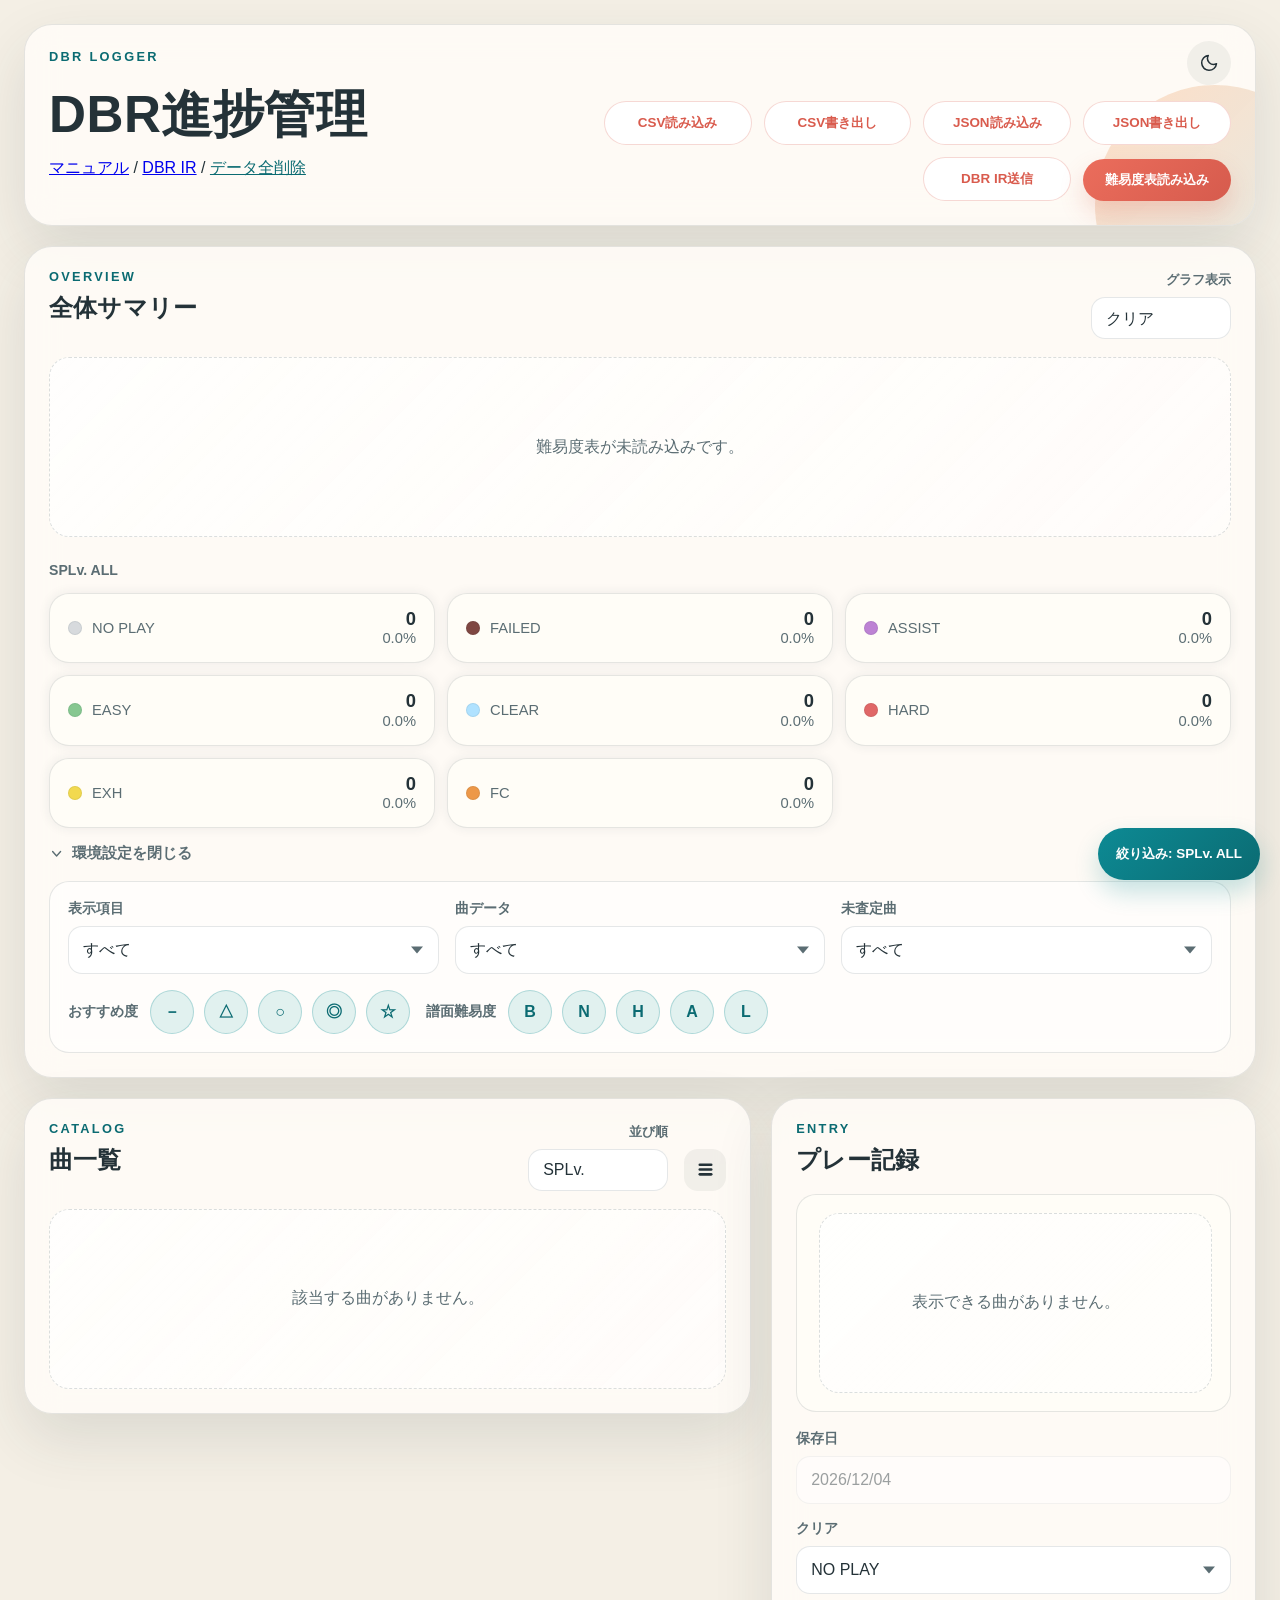
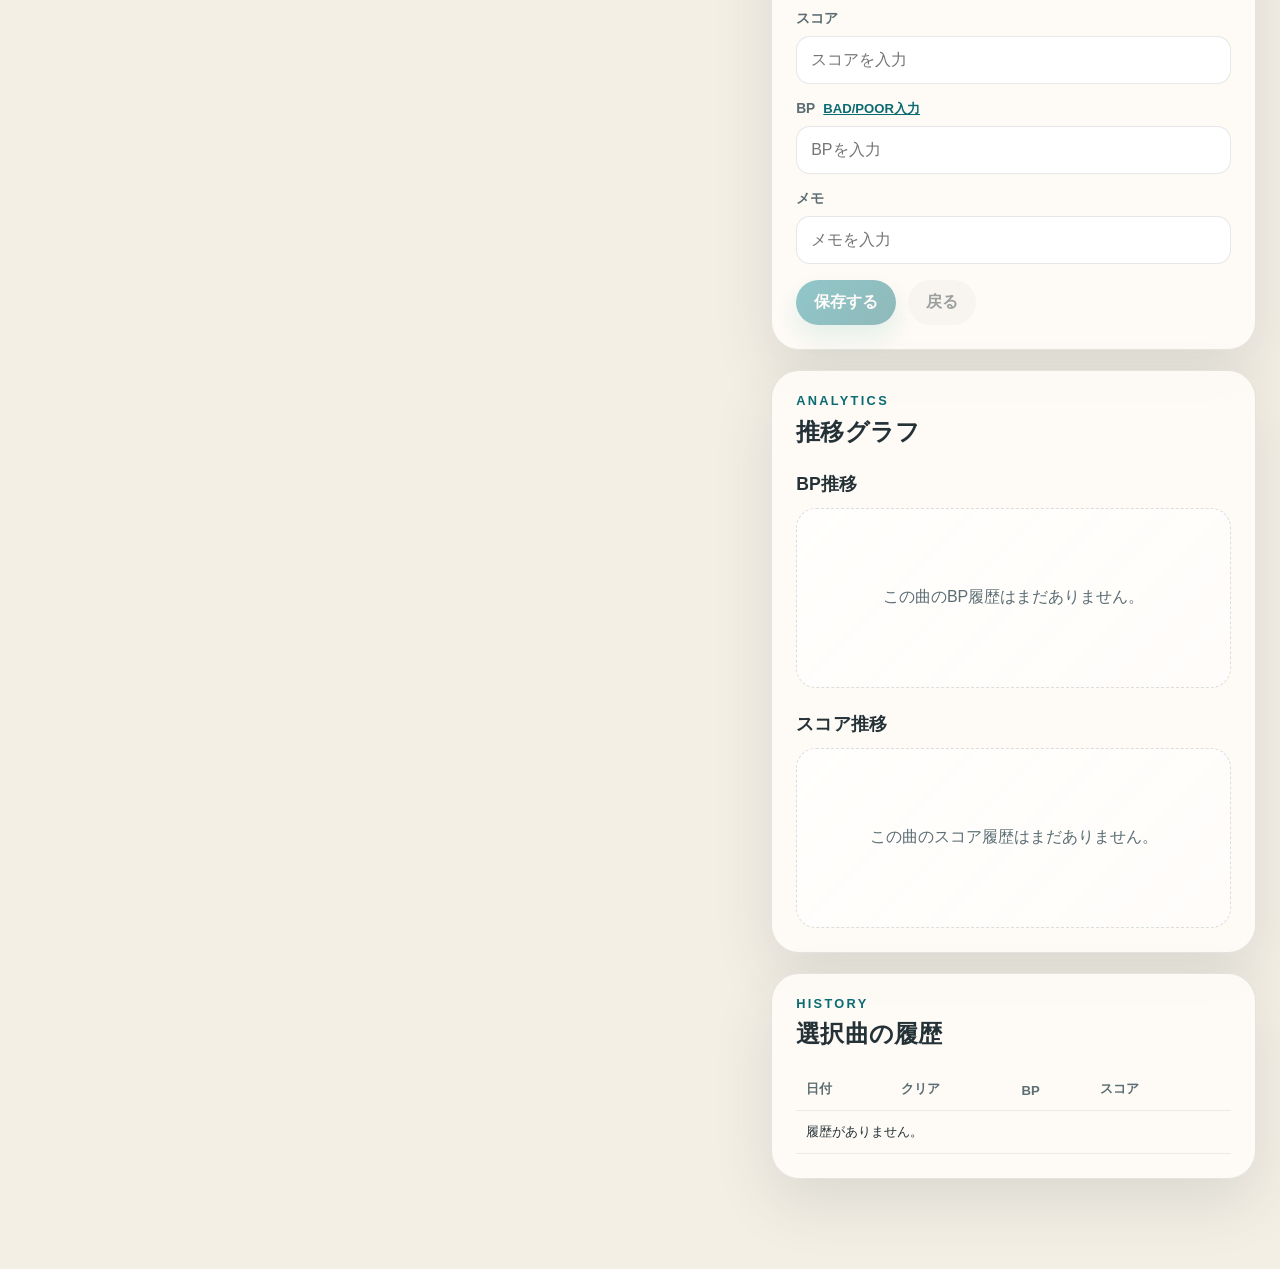
<file: index.html>
<!DOCTYPE html>
<html lang="ja">
  <head>
    <meta charset="UTF-8" />
    <meta http-equiv="Cache-Control" content="no-cache, no-store, must-revalidate" />
    <meta http-equiv="Pragma" content="no-cache" />
    <meta http-equiv="Expires" content="0" />
    <meta name="viewport" content="width=device-width, initial-scale=1.0" />
    <title>DBR Logger</title>
    <link rel="icon" href="./favicon.svg" type="image/svg+xml" />
    <script>
      (function () {
        const KEY = "dbr-theme";
        try {
          const storedTheme = window.localStorage.getItem(KEY);
          if (storedTheme === "dark") {
            document.documentElement.dataset.theme = "dark";
          }
        } catch {
          // ignore
        }
      })();
    </script>
    <link rel="preconnect" href="https://fonts.googleapis.com" />
    <link rel="preconnect" href="https://fonts.gstatic.com" crossorigin />
    <link href="https://fonts.googleapis.com/css2?family=Noto+Sans:wght@400;700;800&family=Noto+Sans+JP:wght@400;700;800&display=swap" rel="stylesheet" />
    <link id="app-stylesheet" rel="stylesheet" href="./styles.css" />
  </head>
  <body>
    <div class="app-shell">
      <header class="hero panel panel-hero">
        <div>
          <p class="eyebrow">DBR Logger</p>
          <h1>DBR進捗管理</h1>
          <p class="hero-manual-link">
            <a href="./manual.html" target="_blank" rel="noopener noreferrer">マニュアル</a>
            <span aria-hidden="true"> / </span>
            <a href="https://dbr-difficulty.github.io/dbr_ir_upload.html" target="_blank" rel="noopener noreferrer">DBR IR</a>
            <span aria-hidden="true"> / </span>
            <button id="clear-all-button" class="hero-inline-link" type="button">データ全削除</button>
          </p>
        </div>
        <div class="hero-actions">
          <button id="theme-toggle-button" class="button button-tertiary theme-toggle-button" type="button" aria-label="ダークテーマに切り替え" aria-pressed="false" title="ダークテーマに切り替え">
            <span class="theme-toggle-icon" aria-hidden="true">
              <svg viewBox="0 0 24 24" focusable="false" aria-hidden="true">
                <path
                  d="M21 12.8A8.9 8.9 0 1 1 11.2 3a7.2 7.2 0 0 0 9.8 9.8Z"
                  fill="none"
                  stroke="currentColor"
                  stroke-linejoin="round"
                  stroke-width="1.8"
                ></path>
              </svg>
            </span>
          </button>
          <button id="csv-import-button" class="button button-secondary" type="button">CSV読み込み</button>
          <button id="csv-export-button" class="button button-secondary" type="button">CSV書き出し</button>
          <button id="import-button" class="button button-secondary" type="button">JSON読み込み</button>
          <button id="export-button" class="button button-secondary" type="button">JSON書き出し</button>
          <button id="send-json-to-ir-test" class="button button-secondary" type="button">DBR IR送信</button>
          <button id="difficulty-import-button" class="button button-secondary" type="button">難易度表読み込み</button>
          <input id="csv-import-file-input" type="file" accept="text/csv,.csv" hidden />
          <input id="import-file-input" type="file" accept="application/json,.json" hidden />
        </div>
      </header>
      <main class="layout">
        <section class="panel">
          <div class="panel-header catalog-header">
            <div class="section-heading-group">
              <div class="section-toggle-row">
                <p class="eyebrow">Overview</p>
              </div>
              <h2>全体サマリー</h2>
            </div>
            <label class="header-select" id="summary-display-field">
              <span>グラフ表示</span>
              <select id="summary-display-select">
                <option value="clear">クリア</option>
                <option value="score">スコア</option>
              </select>
            </label>
          </div>
          <div id="summary-content" class="summary-content">
            <div id="summary-cards" class="summary-grid"></div>
            <button id="summary-filters-toggle" class="summary-filters-toggle" type="button" aria-expanded="true">
              <span class="summary-filters-toggle-icon" aria-hidden="true">
                <svg viewBox="0 0 20 20" focusable="false" aria-hidden="true">
                  <path d="M7.25 4.75L13.25 10L7.25 15.25" fill="none" stroke="currentColor" stroke-linecap="round" stroke-linejoin="round" stroke-width="1.8"></path>
                </svg>
              </span>
              <span class="summary-filters-toggle-label">環境設定を開く</span>
            </button>
            <div id="summary-filters-panel" class="filters-panel"></div>
          </div>
        </section>

        <section class="layout-two-column">
          <section class="panel">
            <div class="panel-header catalog-header">
              <div>
                <p class="eyebrow">Catalog</p>
                <h2>曲一覧</h2>
              </div>
              <label class="header-select">
                <span>並び順</span>
                <select id="catalog-sort-select">
                  <option value="title">曲名</option>
                  <option value="version">バージョン</option>
                  <option value="chartDifficulty">譜面難易度</option>
                  <option value="splv">SPLv.</option>
                  <option value="level">DBRLv.</option>
                  <option value="katate">片手Lv.</option>
                  <option value="bpm">BPM</option>
                  <option value="recommend">おすすめ度</option>
                  <option value="clear">クリアランプ</option>
                  <option value="bestBp">最小BP</option>
                  <option value="latestBp">最新BP</option>
                  <option value="bestScore">最高スコア</option>
                  <option value="latestScore">最新スコア</option>
                  <option value="latest">最終プレー</option>
                  <option value="entryCount">プレー回数</option>
                  <option value="memo">メモ</option>
                  <option value="random">ランダム</option>
                </select>
              </label>
              <button id="catalog-view-toggle" class="catalog-view-toggle" type="button" aria-label="曲一覧の表示形式を切り替え"></button>
            </div>
            <div id="catalog-meta" class="catalog-meta"></div>
            <div id="catalog-pagination-top" class="pagination-bar"></div>
            <div id="song-catalog" class="song-grid" aria-live="polite"></div>
            <div id="catalog-pagination-bottom" class="pagination-bar"></div>
          </section>

          <section class="stack">
            <section id="entry-panel" class="panel">
              <div class="panel-header">
                <div>
                  <p class="eyebrow">Entry</p>
                  <h2>プレー記録</h2>
                </div>
              </div>
              <div id="selected-song" class="selected-song-card"></div>

              <form id="record-form" class="record-form">
                <div class="form-row">
                  <div class="field">
                    <span>保存日</span>
                    <input id="record-date" type="text" disabled aria-label="保存日" />
                  </div>
                  <div class="field">
                    <span>クリア</span>
                    <div class="field-select entry-select-wrap">
                      <select id="lamp-input" aria-label="クリア"></select>
                    </div>
                  </div>
                </div>
                <div class="form-row entry-score-row">
                  <div class="field">
                    <span>スコア</span>
                    <input id="score-input" type="number" min="0" max="99999" inputmode="numeric" aria-label="スコア" />
                  </div>
                  <div class="field entry-bp-field" data-bp-input-panel="bp">
                    <div class="field-title-row">
                      <span>BP</span>
                      <button class="entry-input-mode-link" type="button" data-bp-input-mode="split">BAD/POOR入力</button>
                    </div>
                    <input id="bp-input" type="number" min="0" max="9999" inputmode="numeric" aria-label="BP" />
                  </div>
                  <div class="field entry-bp-field" data-bp-input-panel="split" hidden>
                    <div class="field-title-row">
                      <span>BAD / POOR</span>
                      <button class="entry-input-mode-link" type="button" data-bp-input-mode="bp">BP入力</button>
                    </div>
                    <div class="entry-bp-split-inputs">
                      <input id="bad-input" type="number" min="0" max="9999" inputmode="numeric" aria-label="BAD" placeholder="BAD" />
                      <input id="poor-input" type="number" min="0" max="9999" inputmode="numeric" aria-label="POOR" placeholder="POOR" />
                    </div>
                  </div>
                </div>
                <div class="field field-grow">
                  <span>メモ</span>
                  <input id="memo-input" type="text" maxlength="200" placeholder="メモを入力" aria-label="メモ" />
                </div>
                <div class="form-actions">
                  <div class="action-group">
                    <button id="record-submit-button" class="button button-primary" type="submit" disabled>保存する</button>
                    <button id="back-to-card-button" class="button button-tertiary" type="button">戻る</button>
                  </div>
                </div>
              </form>
            </section>

            <section class="panel analytics-panel">
              <div class="panel-header">
                <div>
                  <p class="eyebrow">Analytics</p>
                  <h2>推移グラフ</h2>
                </div>
              </div>
              <section class="analytics-block">
                <div>
                  <h3>BP推移</h3>
                </div>
                <div id="chart-container" class="chart-container"></div>
              </section>
              <section class="analytics-block">
                <div>
                  <h3>スコア推移</h3>
                </div>
                <div id="score-chart-container" class="chart-container"></div>
              </section>
            </section>

            <section class="panel panel-history">
              <div class="panel-header">
                <div>
                  <p class="eyebrow">History</p>
                  <h2>選択曲の履歴</h2>
                </div>
              </div>
              <div class="table-wrap">
                <table class="history-table">
                  <thead>
                    <tr>
                      <th>日付</th>
                      <th>クリア</th>
                      <th>BP</th>
                      <th>スコア</th>
                      <th></th>  <!-- 削除列の空ヘッダー -->
                    </tr>
                  </thead>
                  <tbody id="history-body"></tbody>
                </table>
              </div>
            </section>

          </section>
        </section>
      </main>
    </div>
    <div id="floating-axis-filter" class="floating-axis-filter"></div>

    <script type="module">
      async function resolveBuildVersion() {
        try {
          const response = await fetch(`./version.json?ts=${Date.now()}`, { cache: "no-store" });
          if (!response.ok) {
            return "";
          }

          const payload = await response.json();
          return typeof payload?.build === "string" ? payload.build.trim() : "";
        } catch {
          return "";
        }
      }

      const buildVersion = await resolveBuildVersion();
      window.__DBR_BUILD_VERSION__ = buildVersion;

      if (buildVersion) {
        await import(`./src/main.js?v=${encodeURIComponent(buildVersion)}`);
      } else {
        await import("./src/main.js");
      }
    </script>
  </body>
</html>
</file>
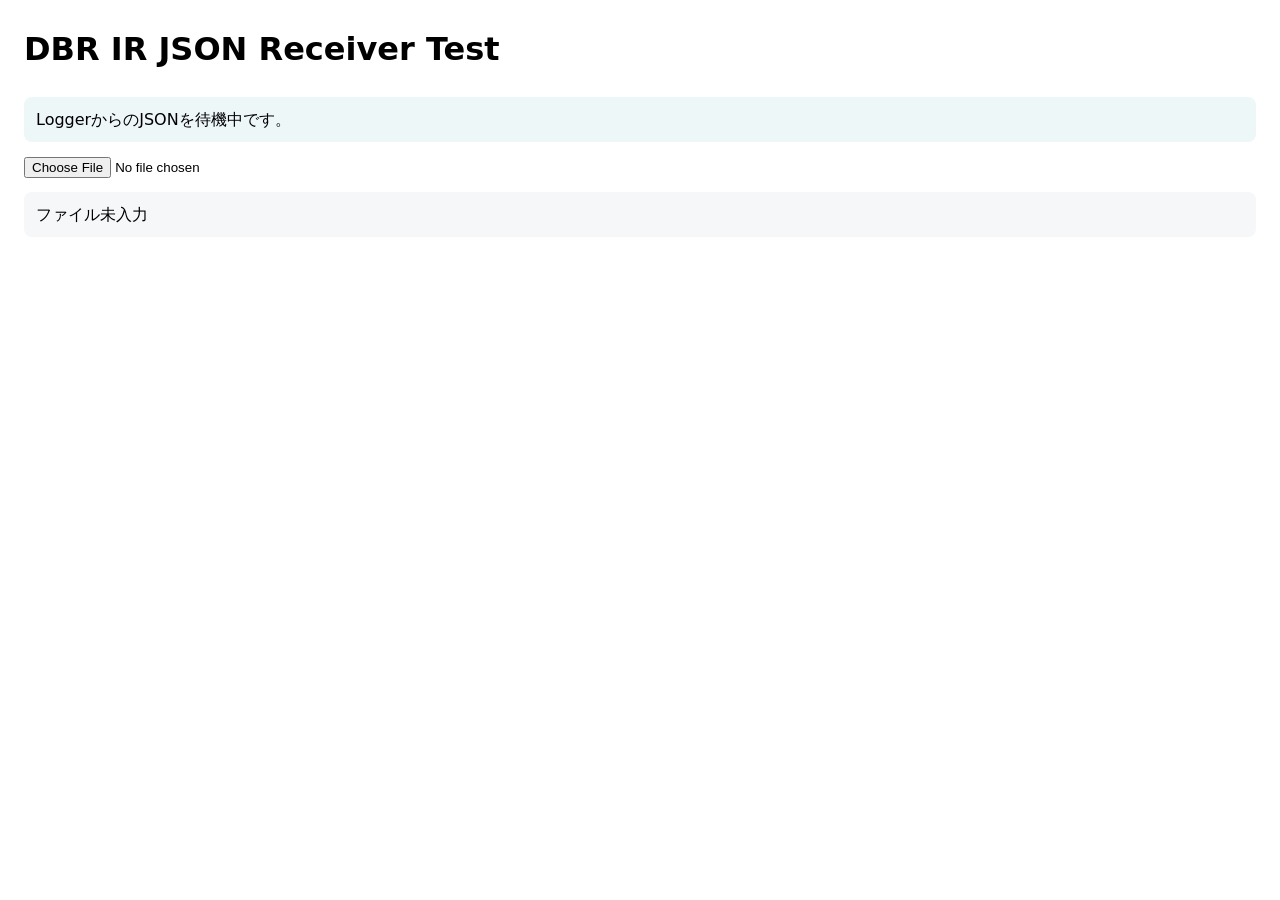
<file: dbr-ir-receiver-test.html>
<!doctype html>
<html lang="ja">
<head>
  <meta charset="utf-8">
  <title>DBR IR JSON Receiver Test</title>
  <style>
    body {
      font-family: system-ui, sans-serif;
      line-height: 1.6;
      margin: 24px;
    }

    .status {
      background: #eef7f8;
      border-radius: 8px;
      margin: 12px 0;
      padding: 10px 12px;
    }

    .file-info {
      background: #f6f7f8;
      border-radius: 8px;
      margin-top: 12px;
      padding: 10px 12px;
      white-space: pre-wrap;
    }
  </style>
</head>
<body>
  <h1>DBR IR JSON Receiver Test</h1>

  <p class="status" id="status">LoggerからのJSONを待機中です。</p>

  <input type="file" id="json-file-input" accept="application/json,.json">

  <div class="file-info" id="file-info">ファイル未入力</div>

  <script>
    const LOGGER_ORIGIN = window.location.origin;

    const statusEl = document.querySelector("#status");
    const fileInputEl = document.querySelector("#json-file-input");
    const fileInfoEl = document.querySelector("#file-info");

    function setJsonAsFileInput(payload, filename = "dbr-logger.json") {
      if (typeof payload !== "string") {
        statusEl.textContent = "受信データが文字列ではありません。";
        return;
      }

      try {
        JSON.parse(payload);
      } catch {
        statusEl.textContent = "JSONを受信しましたが、JSONとして解析できません。";
        return;
      }

      const file = new File([payload], filename, {
        type: "application/json",
      });

      const dataTransfer = new DataTransfer();
      dataTransfer.items.add(file);

      fileInputEl.files = dataTransfer.files;

      fileInputEl.dispatchEvent(new Event("change", {
        bubbles: true,
      }));

      statusEl.textContent = "JSONファイルを受信し、file input にセットしました。";
      fileInfoEl.textContent = [
        `name: ${file.name}`,
        `type: ${file.type}`,
        `size: ${file.size} bytes`,
      ].join("\n");
    }

    fileInputEl.addEventListener("change", () => {
      const file = fileInputEl.files?.[0];

      if (!file) {
        fileInfoEl.textContent = "ファイル未入力";
        return;
      }

      fileInfoEl.textContent = [
        `name: ${file.name}`,
        `type: ${file.type}`,
        `size: ${file.size} bytes`,
      ].join("\n");
    });

    window.addEventListener("message", (event) => {
      if (event.origin !== LOGGER_ORIGIN) {
        return;
      }

      const data = event.data;

      if (!data || data.type !== "dbr-ir-import-json") {
        return;
      }

      setJsonAsFileInput(data.payload, data.filename);
    });

    if (window.opener) {
      window.opener.postMessage({
        type: "dbr-ir-import-ready",
      }, LOGGER_ORIGIN);
    }
  </script>
</body>
</html>
</file>
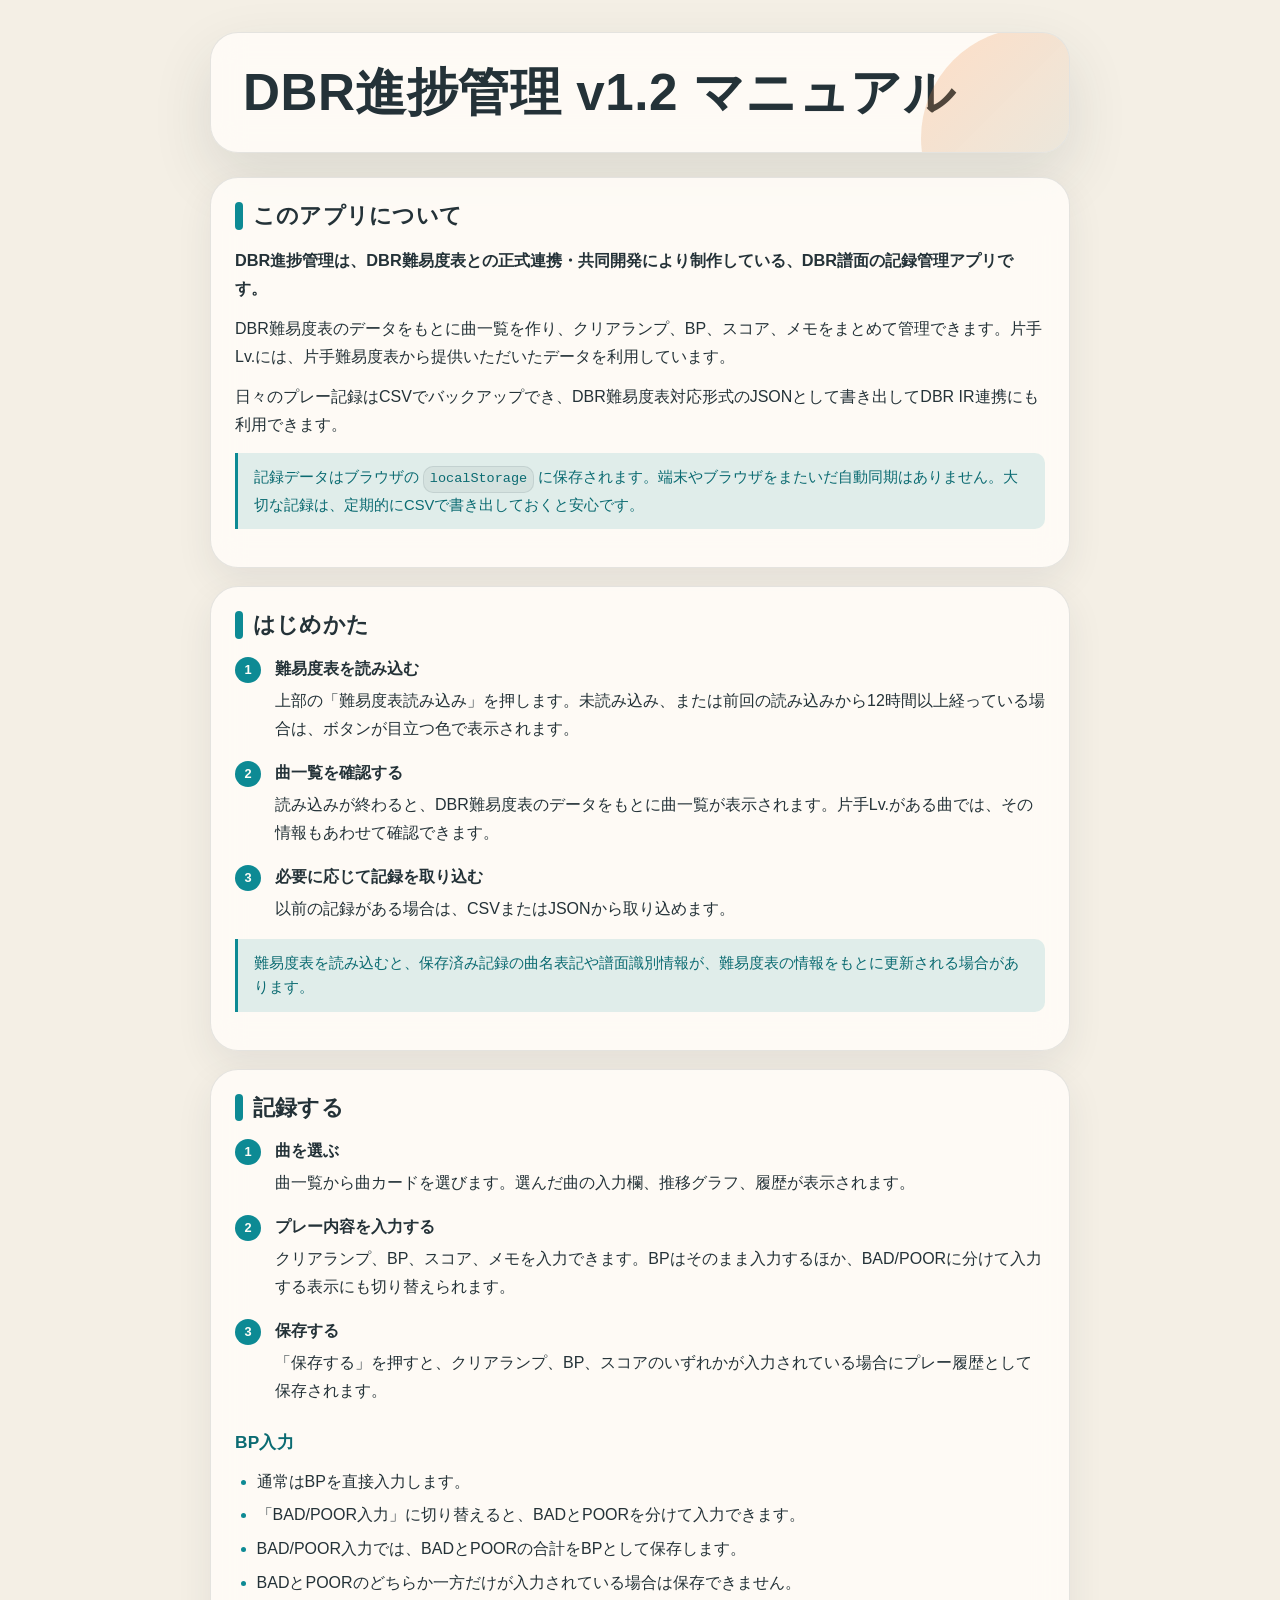
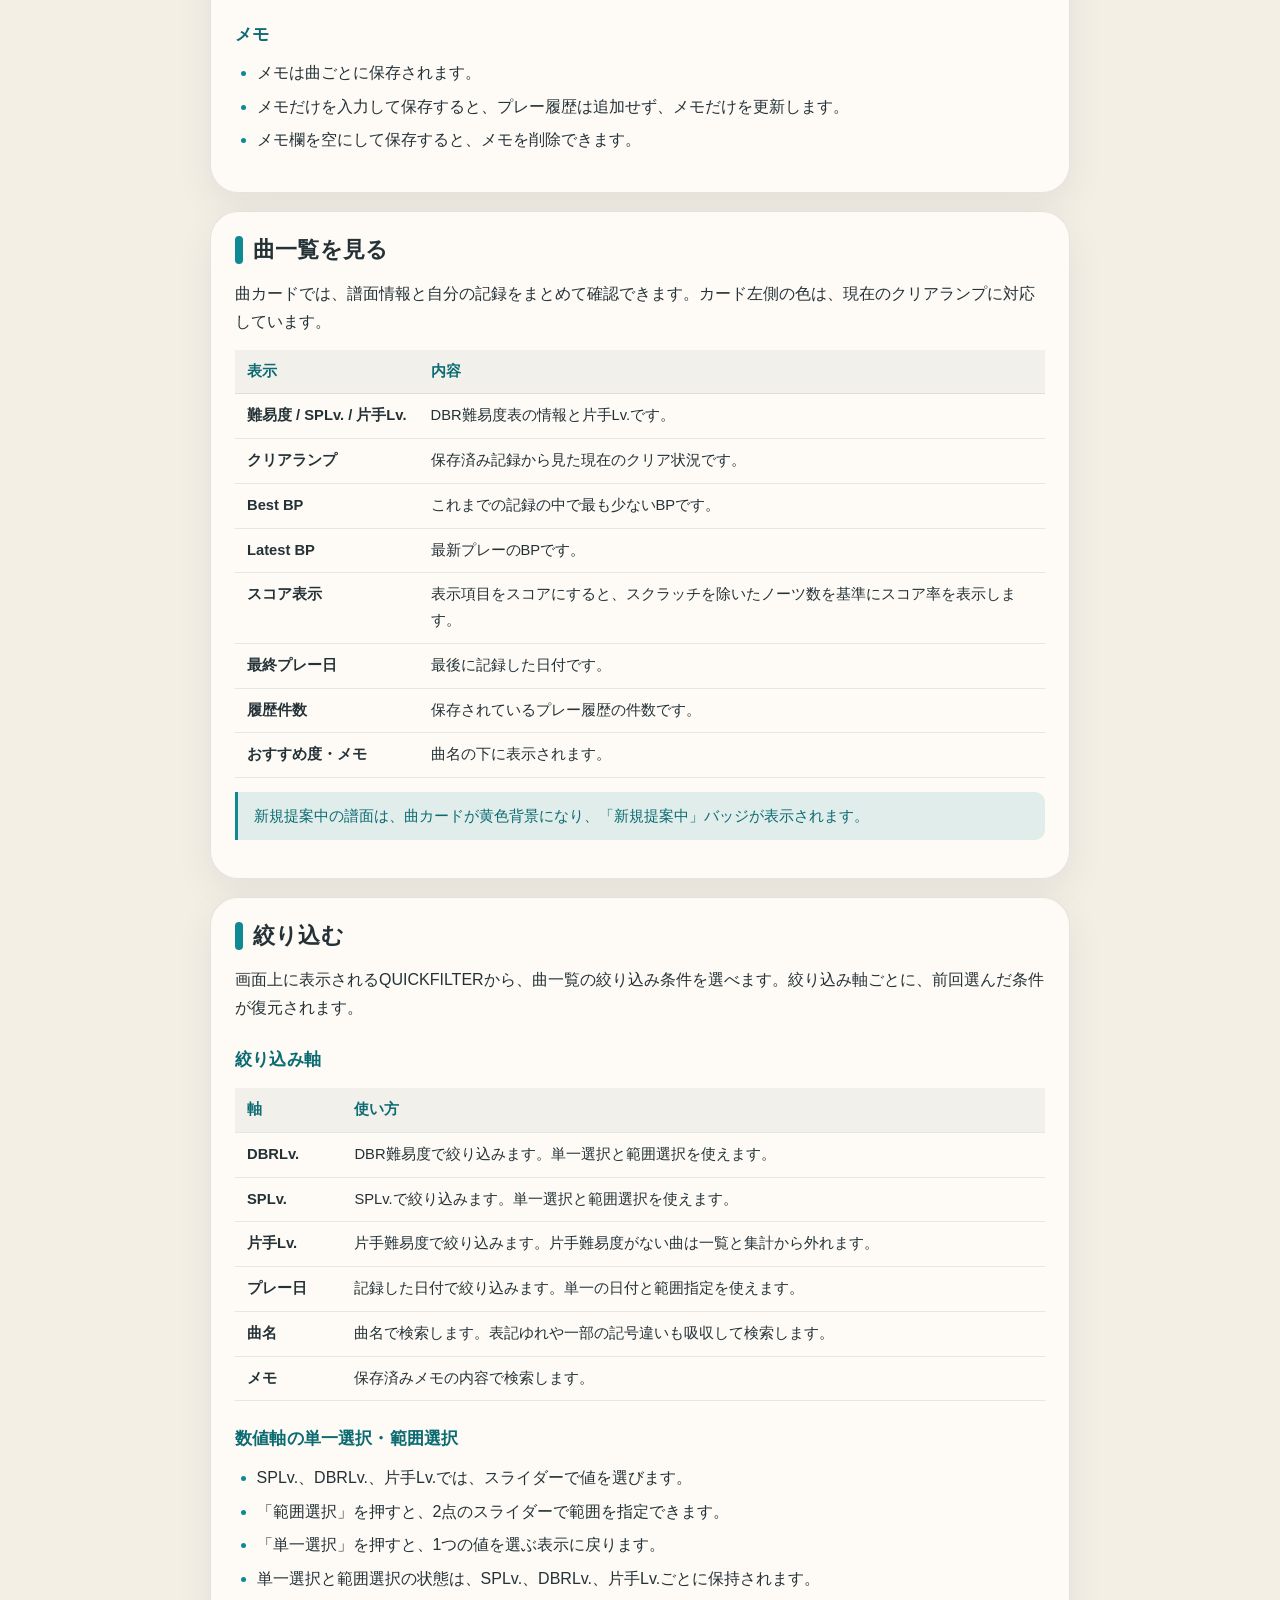
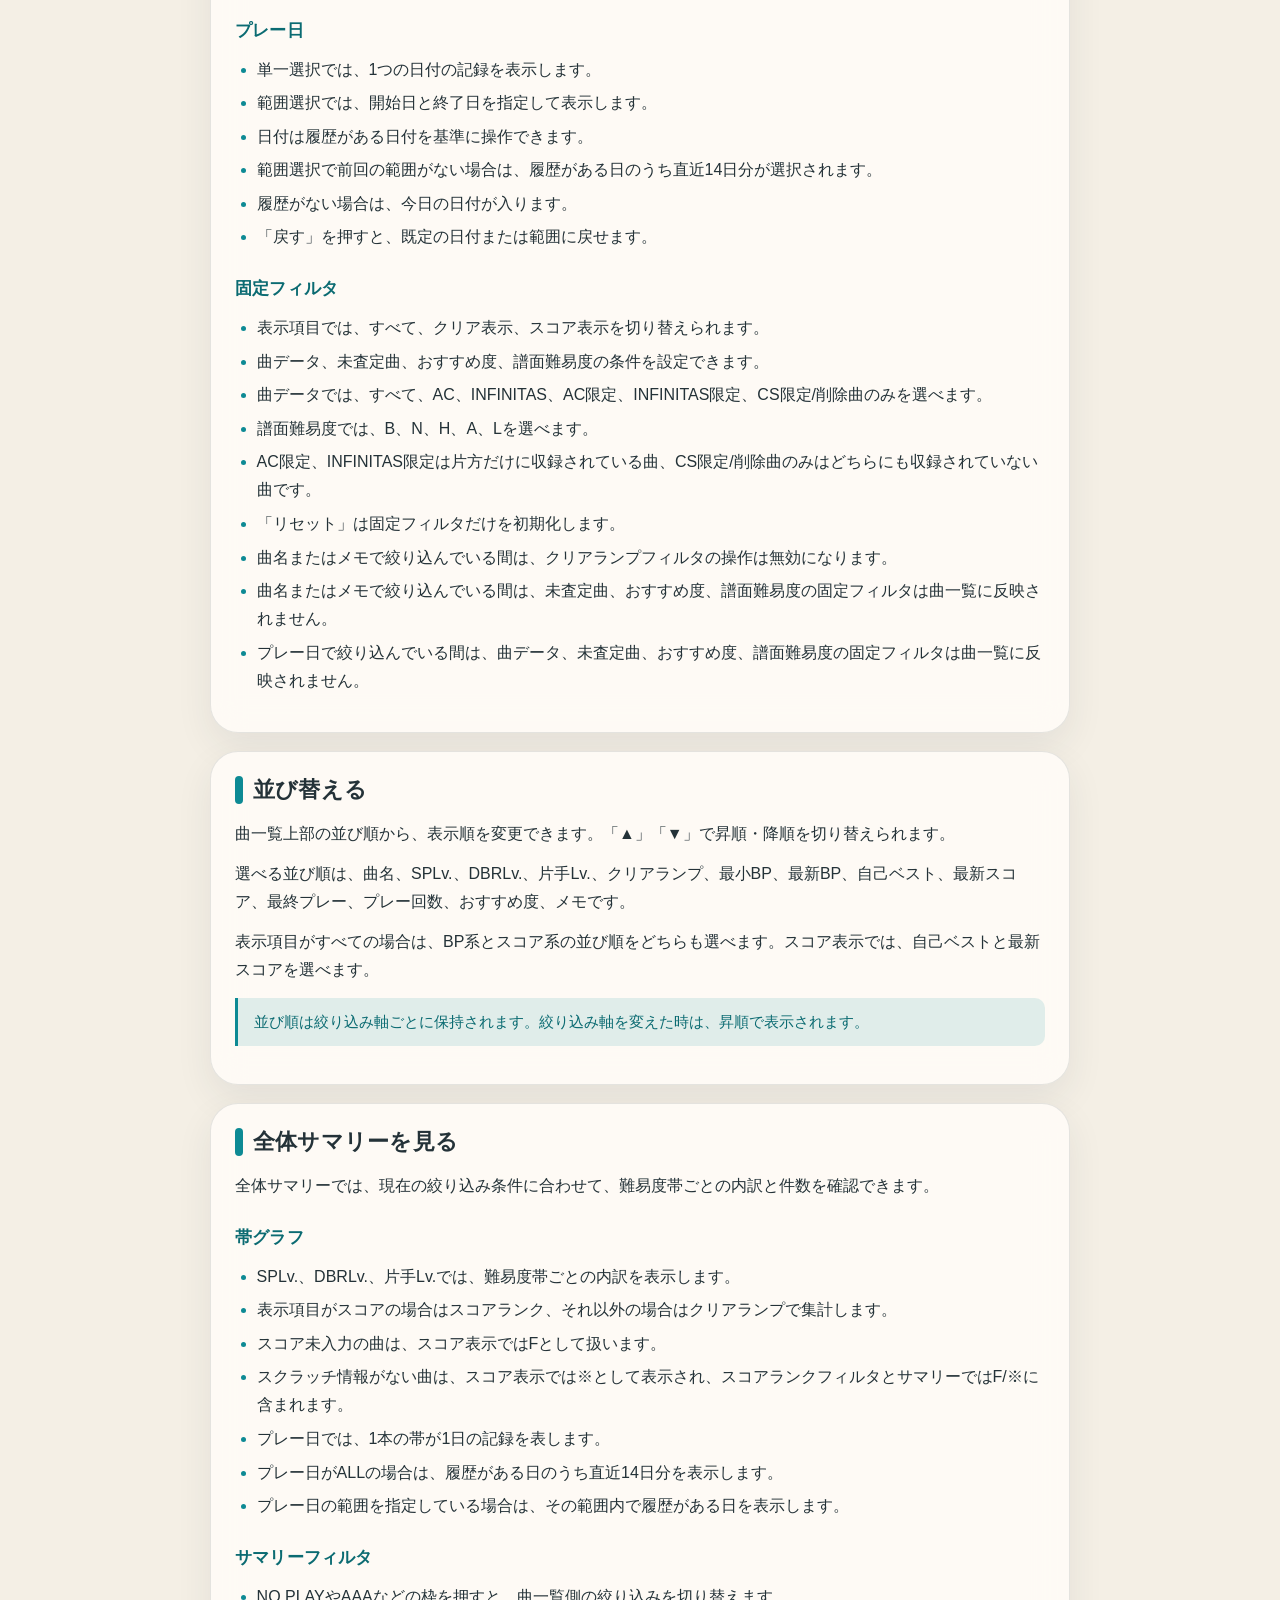
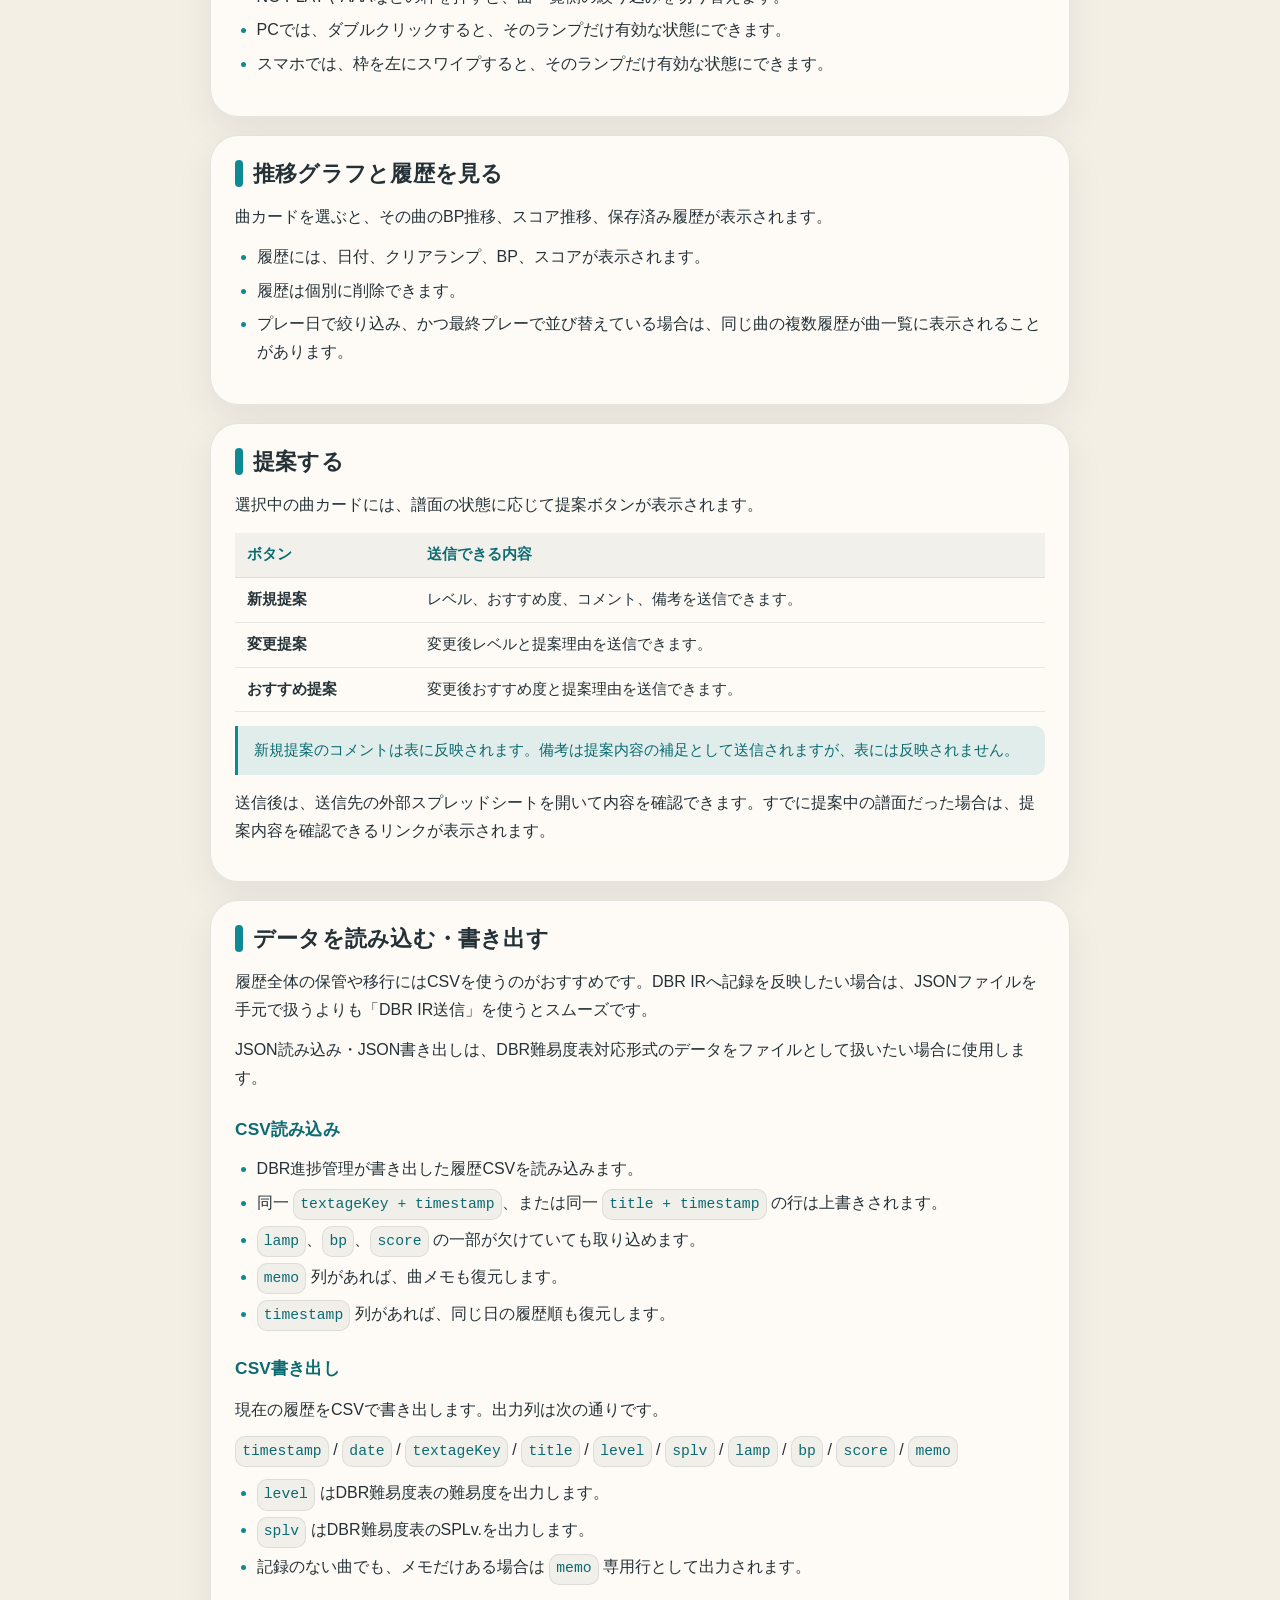
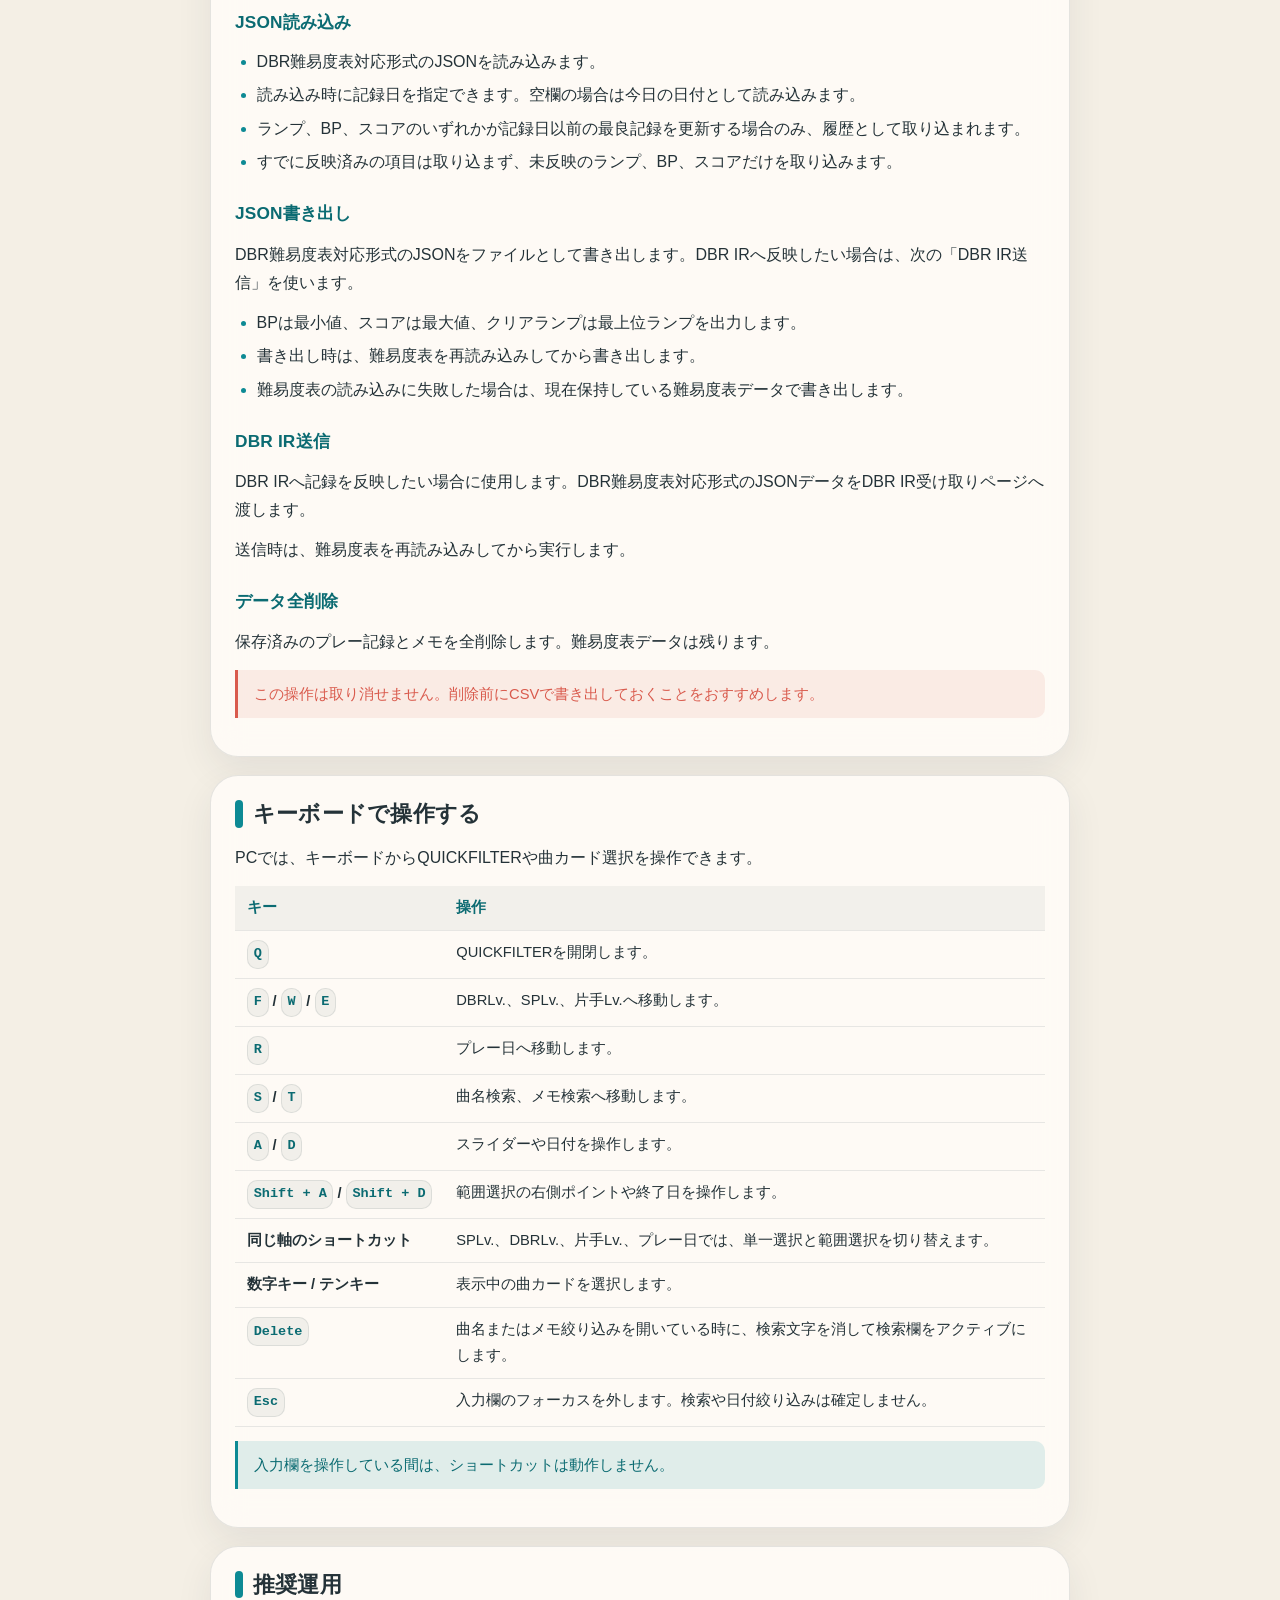
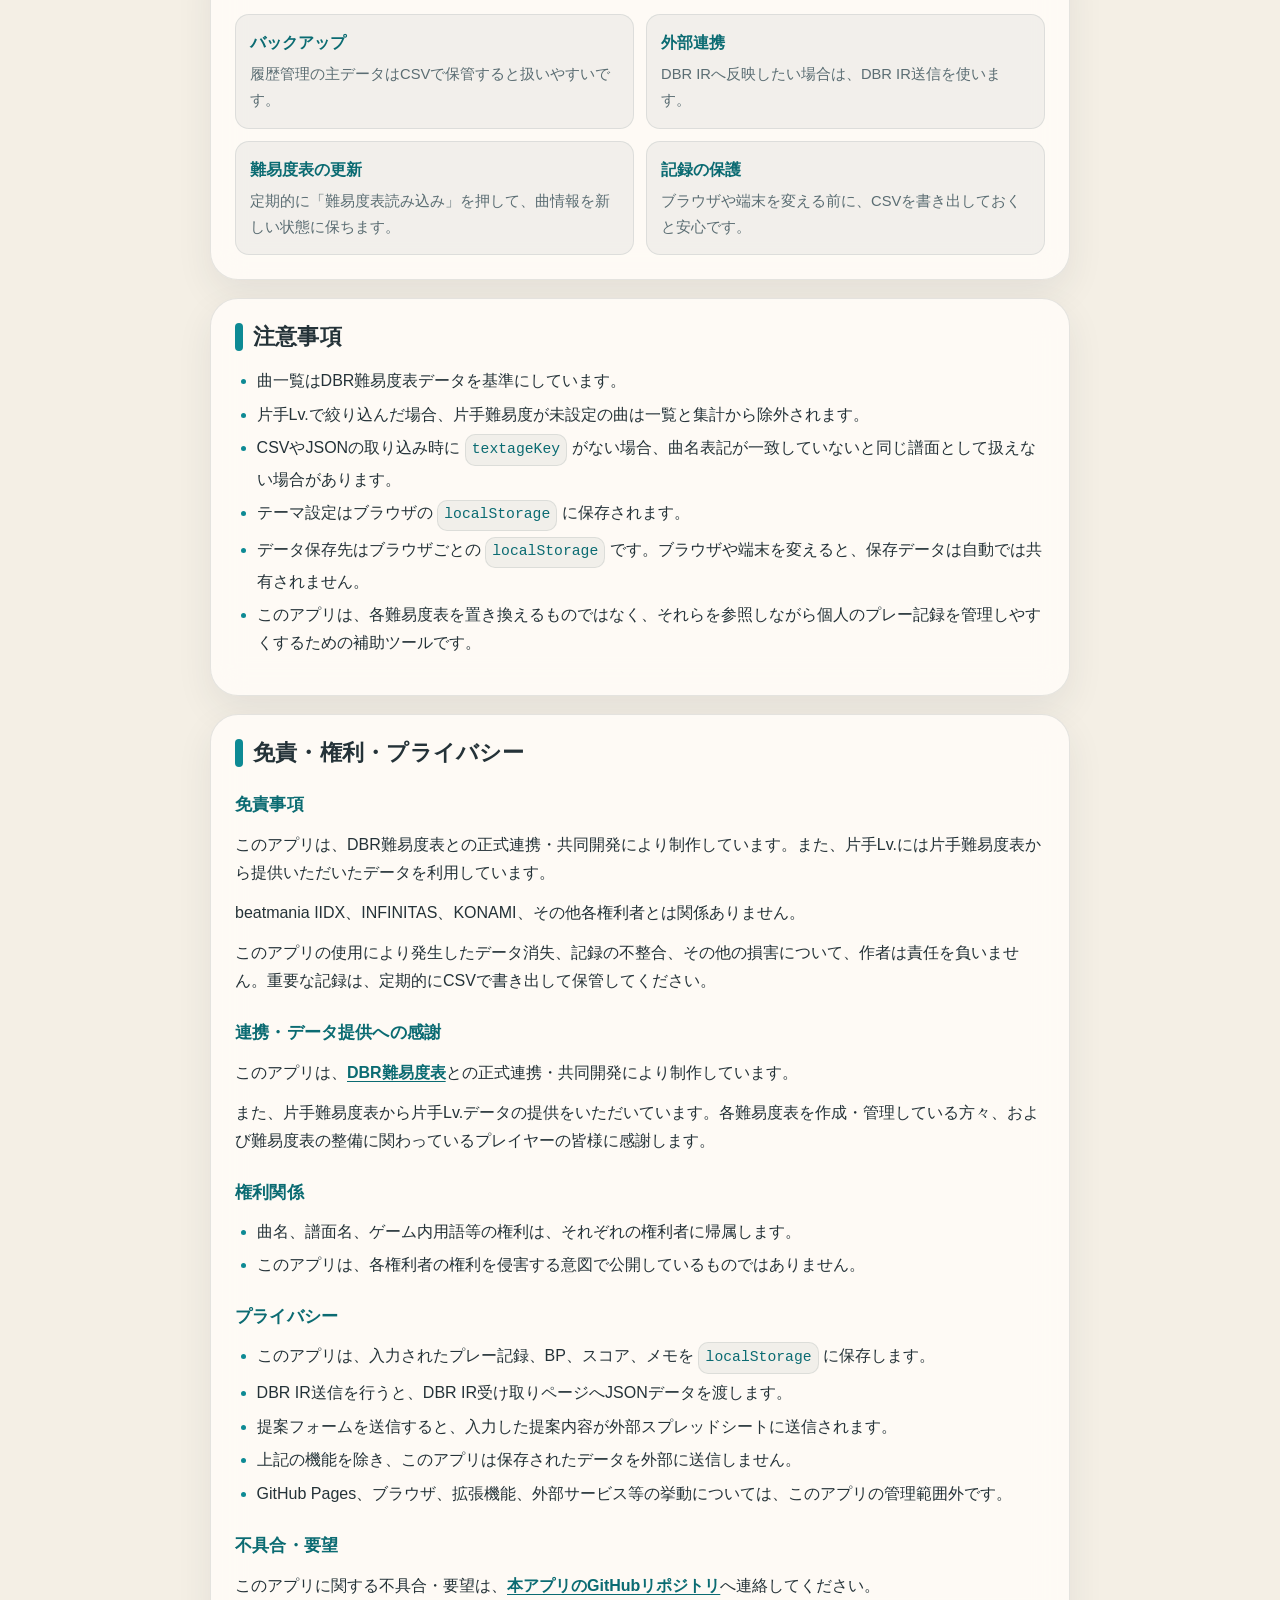
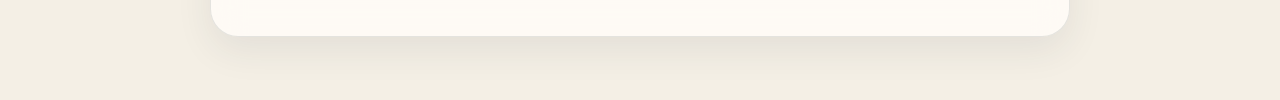
<file: manual.html>
<!doctype html>
<html lang="ja">
<head>
  <meta charset="utf-8" />
  <meta name="viewport" content="width=device-width, initial-scale=1" />
  <title>DBR進捗管理 v1.2 マニュアル</title>
  <script>
    (function () {
      const KEY = "dbr-theme";
      try {
        const storedTheme = window.localStorage.getItem(KEY);
        if (storedTheme === "dark") {
          document.documentElement.dataset.theme = "dark";
        }
      } catch {
        // ignore
      }
    })();
  </script>
  <link rel="stylesheet" href="./styles.css" />
</head>
<body>
  <main class="manual-page">
    <article class="manual-content">
      <h1>DBR進捗管理 v1.2 マニュアル</h1>

      <section>
        <h2>このアプリについて</h2>
        <p class="manual-lead">DBR進捗管理は、DBR難易度表との正式連携・共同開発により制作している、DBR譜面の記録管理アプリです。</p>
        <p>DBR難易度表のデータをもとに曲一覧を作り、クリアランプ、BP、スコア、メモをまとめて管理できます。片手Lv.には、片手難易度表から提供いただいたデータを利用しています。</p>
        <p>日々のプレー記録はCSVでバックアップでき、DBR難易度表対応形式のJSONとして書き出してDBR IR連携にも利用できます。</p>
        <div class="manual-tip">記録データはブラウザの <code>localStorage</code> に保存されます。端末やブラウザをまたいだ自動同期はありません。大切な記録は、定期的にCSVで書き出しておくと安心です。</div>
      </section>

      <section>
        <h2>はじめかた</h2>
        <ol class="manual-steps">
          <li>
            <div>
              <strong>難易度表を読み込む</strong>
              <p>上部の「難易度表読み込み」を押します。未読み込み、または前回の読み込みから12時間以上経っている場合は、ボタンが目立つ色で表示されます。</p>
            </div>
          </li>
          <li>
            <div>
              <strong>曲一覧を確認する</strong>
              <p>読み込みが終わると、DBR難易度表のデータをもとに曲一覧が表示されます。片手Lv.がある曲では、その情報もあわせて確認できます。</p>
            </div>
          </li>
          <li>
            <div>
              <strong>必要に応じて記録を取り込む</strong>
              <p>以前の記録がある場合は、CSVまたはJSONから取り込めます。</p>
            </div>
          </li>
        </ol>
        <div class="manual-tip">難易度表を読み込むと、保存済み記録の曲名表記や譜面識別情報が、難易度表の情報をもとに更新される場合があります。</div>
      </section>

      <section>
        <h2>記録する</h2>
        <ol class="manual-steps">
          <li>
            <div>
              <strong>曲を選ぶ</strong>
              <p>曲一覧から曲カードを選びます。選んだ曲の入力欄、推移グラフ、履歴が表示されます。</p>
            </div>
          </li>
          <li>
            <div>
              <strong>プレー内容を入力する</strong>
              <p>クリアランプ、BP、スコア、メモを入力できます。BPはそのまま入力するほか、BAD/POORに分けて入力する表示にも切り替えられます。</p>
            </div>
          </li>
          <li>
            <div>
              <strong>保存する</strong>
              <p>「保存する」を押すと、クリアランプ、BP、スコアのいずれかが入力されている場合にプレー履歴として保存されます。</p>
            </div>
          </li>
        </ol>

        <h3>BP入力</h3>
        <ul>
          <li>通常はBPを直接入力します。</li>
          <li>「BAD/POOR入力」に切り替えると、BADとPOORを分けて入力できます。</li>
          <li>BAD/POOR入力では、BADとPOORの合計をBPとして保存します。</li>
          <li>BADとPOORのどちらか一方だけが入力されている場合は保存できません。</li>
        </ul>

        <h3>メモ</h3>
        <ul>
          <li>メモは曲ごとに保存されます。</li>
          <li>メモだけを入力して保存すると、プレー履歴は追加せず、メモだけを更新します。</li>
          <li>メモ欄を空にして保存すると、メモを削除できます。</li>
        </ul>
      </section>

      <section>
        <h2>曲一覧を見る</h2>
        <p>曲カードでは、譜面情報と自分の記録をまとめて確認できます。カード左側の色は、現在のクリアランプに対応しています。</p>
        <table>
          <thead>
            <tr><th>表示</th><th>内容</th></tr>
          </thead>
          <tbody>
            <tr><td>難易度 / SPLv. / 片手Lv.</td><td>DBR難易度表の情報と片手Lv.です。</td></tr>
            <tr><td>クリアランプ</td><td>保存済み記録から見た現在のクリア状況です。</td></tr>
            <tr><td>Best BP</td><td>これまでの記録の中で最も少ないBPです。</td></tr>
            <tr><td>Latest BP</td><td>最新プレーのBPです。</td></tr>
            <tr><td>スコア表示</td><td>表示項目をスコアにすると、スクラッチを除いたノーツ数を基準にスコア率を表示します。</td></tr>
            <tr><td>最終プレー日</td><td>最後に記録した日付です。</td></tr>
            <tr><td>履歴件数</td><td>保存されているプレー履歴の件数です。</td></tr>
            <tr><td>おすすめ度・メモ</td><td>曲名の下に表示されます。</td></tr>
          </tbody>
        </table>
        <div class="manual-tip">新規提案中の譜面は、曲カードが黄色背景になり、「新規提案中」バッジが表示されます。</div>
      </section>

      <section>
        <h2>絞り込む</h2>
        <p>画面上に表示されるQUICKFILTERから、曲一覧の絞り込み条件を選べます。絞り込み軸ごとに、前回選んだ条件が復元されます。</p>

        <h3>絞り込み軸</h3>
        <table>
          <thead>
            <tr><th>軸</th><th>使い方</th></tr>
          </thead>
          <tbody>
            <tr><td>DBRLv.</td><td>DBR難易度で絞り込みます。単一選択と範囲選択を使えます。</td></tr>
            <tr><td>SPLv.</td><td>SPLv.で絞り込みます。単一選択と範囲選択を使えます。</td></tr>
            <tr><td>片手Lv.</td><td>片手難易度で絞り込みます。片手難易度がない曲は一覧と集計から外れます。</td></tr>
            <tr><td>プレー日</td><td>記録した日付で絞り込みます。単一の日付と範囲指定を使えます。</td></tr>
            <tr><td>曲名</td><td>曲名で検索します。表記ゆれや一部の記号違いも吸収して検索します。</td></tr>
            <tr><td>メモ</td><td>保存済みメモの内容で検索します。</td></tr>
          </tbody>
        </table>

        <h3>数値軸の単一選択・範囲選択</h3>
        <ul>
          <li>SPLv.、DBRLv.、片手Lv.では、スライダーで値を選びます。</li>
          <li>「範囲選択」を押すと、2点のスライダーで範囲を指定できます。</li>
          <li>「単一選択」を押すと、1つの値を選ぶ表示に戻ります。</li>
          <li>単一選択と範囲選択の状態は、SPLv.、DBRLv.、片手Lv.ごとに保持されます。</li>
        </ul>

        <h3>プレー日</h3>
        <ul>
          <li>単一選択では、1つの日付の記録を表示します。</li>
          <li>範囲選択では、開始日と終了日を指定して表示します。</li>
          <li>日付は履歴がある日付を基準に操作できます。</li>
          <li>範囲選択で前回の範囲がない場合は、履歴がある日のうち直近14日分が選択されます。</li>
          <li>履歴がない場合は、今日の日付が入ります。</li>
          <li>「戻す」を押すと、既定の日付または範囲に戻せます。</li>
        </ul>

        <h3>固定フィルタ</h3>
        <ul>
          <li>表示項目では、すべて、クリア表示、スコア表示を切り替えられます。</li>
          <li>曲データ、未査定曲、おすすめ度、譜面難易度の条件を設定できます。</li>
          <li>曲データでは、すべて、AC、INFINITAS、AC限定、INFINITAS限定、CS限定/削除曲のみを選べます。</li>
          <li>譜面難易度では、B、N、H、A、Lを選べます。</li>
          <li>AC限定、INFINITAS限定は片方だけに収録されている曲、CS限定/削除曲のみはどちらにも収録されていない曲です。</li>
          <li>「リセット」は固定フィルタだけを初期化します。</li>
          <li>曲名またはメモで絞り込んでいる間は、クリアランプフィルタの操作は無効になります。</li>
          <li>曲名またはメモで絞り込んでいる間は、未査定曲、おすすめ度、譜面難易度の固定フィルタは曲一覧に反映されません。</li>
          <li>プレー日で絞り込んでいる間は、曲データ、未査定曲、おすすめ度、譜面難易度の固定フィルタは曲一覧に反映されません。</li>
        </ul>
      </section>

      <section>
        <h2>並び替える</h2>
        <p>曲一覧上部の並び順から、表示順を変更できます。「▲」「▼」で昇順・降順を切り替えられます。</p>
        <p>選べる並び順は、曲名、SPLv.、DBRLv.、片手Lv.、クリアランプ、最小BP、最新BP、自己ベスト、最新スコア、最終プレー、プレー回数、おすすめ度、メモです。</p>
        <p>表示項目がすべての場合は、BP系とスコア系の並び順をどちらも選べます。スコア表示では、自己ベストと最新スコアを選べます。</p>
        <div class="manual-tip">並び順は絞り込み軸ごとに保持されます。絞り込み軸を変えた時は、昇順で表示されます。</div>
      </section>

      <section>
        <h2>全体サマリーを見る</h2>
        <p>全体サマリーでは、現在の絞り込み条件に合わせて、難易度帯ごとの内訳と件数を確認できます。</p>

        <h3>帯グラフ</h3>
        <ul>
          <li>SPLv.、DBRLv.、片手Lv.では、難易度帯ごとの内訳を表示します。</li>
          <li>表示項目がスコアの場合はスコアランク、それ以外の場合はクリアランプで集計します。</li>
          <li>スコア未入力の曲は、スコア表示ではFとして扱います。</li>
          <li>スクラッチ情報がない曲は、スコア表示では※として表示され、スコアランクフィルタとサマリーではF/※に含まれます。</li>
          <li>プレー日では、1本の帯が1日の記録を表します。</li>
          <li>プレー日がALLの場合は、履歴がある日のうち直近14日分を表示します。</li>
          <li>プレー日の範囲を指定している場合は、その範囲内で履歴がある日を表示します。</li>
        </ul>

        <h3>サマリーフィルタ</h3>
        <ul>
          <li>NO PLAYやAAAなどの枠を押すと、曲一覧側の絞り込みを切り替えます。</li>
          <li>PCでは、ダブルクリックすると、そのランプだけ有効な状態にできます。</li>
          <li>スマホでは、枠を左にスワイプすると、そのランプだけ有効な状態にできます。</li>
        </ul>
      </section>

      <section>
        <h2>推移グラフと履歴を見る</h2>
        <p>曲カードを選ぶと、その曲のBP推移、スコア推移、保存済み履歴が表示されます。</p>
        <ul>
          <li>履歴には、日付、クリアランプ、BP、スコアが表示されます。</li>
          <li>履歴は個別に削除できます。</li>
          <li>プレー日で絞り込み、かつ最終プレーで並び替えている場合は、同じ曲の複数履歴が曲一覧に表示されることがあります。</li>
        </ul>
      </section>

      <section>
        <h2>提案する</h2>
        <p>選択中の曲カードには、譜面の状態に応じて提案ボタンが表示されます。</p>
        <table>
          <thead>
            <tr><th>ボタン</th><th>送信できる内容</th></tr>
          </thead>
          <tbody>
            <tr><td>新規提案</td><td>レベル、おすすめ度、コメント、備考を送信できます。</td></tr>
            <tr><td>変更提案</td><td>変更後レベルと提案理由を送信できます。</td></tr>
            <tr><td>おすすめ提案</td><td>変更後おすすめ度と提案理由を送信できます。</td></tr>
          </tbody>
        </table>
        <div class="manual-tip">新規提案のコメントは表に反映されます。備考は提案内容の補足として送信されますが、表には反映されません。</div>
        <p>送信後は、送信先の外部スプレッドシートを開いて内容を確認できます。すでに提案中の譜面だった場合は、提案内容を確認できるリンクが表示されます。</p>
      </section>

      <section>
        <h2>データを読み込む・書き出す</h2>
        <p>履歴全体の保管や移行にはCSVを使うのがおすすめです。DBR IRへ記録を反映したい場合は、JSONファイルを手元で扱うよりも「DBR IR送信」を使うとスムーズです。</p>
        <p>JSON読み込み・JSON書き出しは、DBR難易度表対応形式のデータをファイルとして扱いたい場合に使用します。</p>

        <h3>CSV読み込み</h3>
        <ul>
          <li>DBR進捗管理が書き出した履歴CSVを読み込みます。</li>
          <li>同一 <code>textageKey + timestamp</code>、または同一 <code>title + timestamp</code> の行は上書きされます。</li>
          <li><code>lamp</code>、<code>bp</code>、<code>score</code> の一部が欠けていても取り込めます。</li>
          <li><code>memo</code> 列があれば、曲メモも復元します。</li>
          <li><code>timestamp</code> 列があれば、同じ日の履歴順も復元します。</li>
        </ul>

        <h3>CSV書き出し</h3>
        <p>現在の履歴をCSVで書き出します。出力列は次の通りです。</p>
        <p><code>timestamp</code> / <code>date</code> / <code>textageKey</code> / <code>title</code> / <code>level</code> / <code>splv</code> / <code>lamp</code> / <code>bp</code> / <code>score</code> / <code>memo</code></p>
        <ul>
          <li><code>level</code> はDBR難易度表の難易度を出力します。</li>
          <li><code>splv</code> はDBR難易度表のSPLv.を出力します。</li>
          <li>記録のない曲でも、メモだけある場合は <code>memo</code> 専用行として出力されます。</li>
        </ul>

        <h3>JSON読み込み</h3>
        <ul>
          <li>DBR難易度表対応形式のJSONを読み込みます。</li>
          <li>読み込み時に記録日を指定できます。空欄の場合は今日の日付として読み込みます。</li>
          <li>ランプ、BP、スコアのいずれかが記録日以前の最良記録を更新する場合のみ、履歴として取り込まれます。</li>
          <li>すでに反映済みの項目は取り込まず、未反映のランプ、BP、スコアだけを取り込みます。</li>
        </ul>

        <h3>JSON書き出し</h3>
        <p>DBR難易度表対応形式のJSONをファイルとして書き出します。DBR IRへ反映したい場合は、次の「DBR IR送信」を使います。</p>
        <ul>
          <li>BPは最小値、スコアは最大値、クリアランプは最上位ランプを出力します。</li>
          <li>書き出し時は、難易度表を再読み込みしてから書き出します。</li>
          <li>難易度表の読み込みに失敗した場合は、現在保持している難易度表データで書き出します。</li>
        </ul>

        <h3>DBR IR送信</h3>
        <p>DBR IRへ記録を反映したい場合に使用します。DBR難易度表対応形式のJSONデータをDBR IR受け取りページへ渡します。</p>
        <p>送信時は、難易度表を再読み込みしてから実行します。</p>

        <h3>データ全削除</h3>
        <p>保存済みのプレー記録とメモを全削除します。難易度表データは残ります。</p>
        <div class="manual-warn">この操作は取り消せません。削除前にCSVで書き出しておくことをおすすめします。</div>
      </section>

      <section>
        <h2>キーボードで操作する</h2>
        <p>PCでは、キーボードからQUICKFILTERや曲カード選択を操作できます。</p>
        <table>
          <thead>
            <tr><th>キー</th><th>操作</th></tr>
          </thead>
          <tbody>
            <tr><td><code>Q</code></td><td>QUICKFILTERを開閉します。</td></tr>
            <tr><td><code>F</code> / <code>W</code> / <code>E</code></td><td>DBRLv.、SPLv.、片手Lv.へ移動します。</td></tr>
            <tr><td><code>R</code></td><td>プレー日へ移動します。</td></tr>
            <tr><td><code>S</code> / <code>T</code></td><td>曲名検索、メモ検索へ移動します。</td></tr>
            <tr><td><code>A</code> / <code>D</code></td><td>スライダーや日付を操作します。</td></tr>
            <tr><td><code>Shift + A</code> / <code>Shift + D</code></td><td>範囲選択の右側ポイントや終了日を操作します。</td></tr>
            <tr><td>同じ軸のショートカット</td><td>SPLv.、DBRLv.、片手Lv.、プレー日では、単一選択と範囲選択を切り替えます。</td></tr>
            <tr><td>数字キー / テンキー</td><td>表示中の曲カードを選択します。</td></tr>
            <tr><td><code>Delete</code></td><td>曲名またはメモ絞り込みを開いている時に、検索文字を消して検索欄をアクティブにします。</td></tr>
            <tr><td><code>Esc</code></td><td>入力欄のフォーカスを外します。検索や日付絞り込みは確定しません。</td></tr>
          </tbody>
        </table>
        <div class="manual-tip">入力欄を操作している間は、ショートカットは動作しません。</div>
      </section>

      <section>
        <h2>推奨運用</h2>
        <div class="manual-card-grid">
          <div class="manual-mini-card"><strong>バックアップ</strong><span>履歴管理の主データはCSVで保管すると扱いやすいです。</span></div>
          <div class="manual-mini-card"><strong>外部連携</strong><span>DBR IRへ反映したい場合は、DBR IR送信を使います。</span></div>
          <div class="manual-mini-card"><strong>難易度表の更新</strong><span>定期的に「難易度表読み込み」を押して、曲情報を新しい状態に保ちます。</span></div>
          <div class="manual-mini-card"><strong>記録の保護</strong><span>ブラウザや端末を変える前に、CSVを書き出しておくと安心です。</span></div>
        </div>
      </section>

      <section>
        <h2>注意事項</h2>
        <ul>
          <li>曲一覧はDBR難易度表データを基準にしています。</li>
          <li>片手Lv.で絞り込んだ場合、片手難易度が未設定の曲は一覧と集計から除外されます。</li>
          <li>CSVやJSONの取り込み時に <code>textageKey</code> がない場合、曲名表記が一致していないと同じ譜面として扱えない場合があります。</li>
          <li>テーマ設定はブラウザの <code>localStorage</code> に保存されます。</li>
          <li>データ保存先はブラウザごとの <code>localStorage</code> です。ブラウザや端末を変えると、保存データは自動では共有されません。</li>
          <li>このアプリは、各難易度表を置き換えるものではなく、それらを参照しながら個人のプレー記録を管理しやすくするための補助ツールです。</li>
        </ul>
      </section>

      <section>
        <h2>免責・権利・プライバシー</h2>

        <h3>免責事項</h3>
        <p>このアプリは、DBR難易度表との正式連携・共同開発により制作しています。また、片手Lv.には片手難易度表から提供いただいたデータを利用しています。</p>
        <p>beatmania IIDX、INFINITAS、KONAMI、その他各権利者とは関係ありません。</p>
        <p>このアプリの使用により発生したデータ消失、記録の不整合、その他の損害について、作者は責任を負いません。重要な記録は、定期的にCSVで書き出して保管してください。</p>

        <h3>連携・データ提供への感謝</h3>
        <p>このアプリは、<a href="https://dbr-difficulty.github.io/index.html" target="_blank" rel="noopener">DBR難易度表</a>との正式連携・共同開発により制作しています。</p>
        <p>また、片手難易度表から片手Lv.データの提供をいただいています。各難易度表を作成・管理している方々、および難易度表の整備に関わっているプレイヤーの皆様に感謝します。</p>

        <h3>権利関係</h3>
        <ul>
          <li>曲名、譜面名、ゲーム内用語等の権利は、それぞれの権利者に帰属します。</li>
          <li>このアプリは、各権利者の権利を侵害する意図で公開しているものではありません。</li>
        </ul>

        <h3>プライバシー</h3>
        <ul>
          <li>このアプリは、入力されたプレー記録、BP、スコア、メモを <code>localStorage</code> に保存します。</li>
          <li>DBR IR送信を行うと、DBR IR受け取りページへJSONデータを渡します。</li>
          <li>提案フォームを送信すると、入力した提案内容が外部スプレッドシートに送信されます。</li>
          <li>上記の機能を除き、このアプリは保存されたデータを外部に送信しません。</li>
          <li>GitHub Pages、ブラウザ、拡張機能、外部サービス等の挙動については、このアプリの管理範囲外です。</li>
        </ul>

        <h3>不具合・要望</h3>
        <p>このアプリに関する不具合・要望は、<a href="https://github.com/dbr-logger/dbr-logger.github.io/tree/main" target="_blank" rel="noopener">本アプリのGitHubリポジトリ</a>へ連絡してください。</p>
      </section>
    </article>
  </main>
</body>
</html>
</file>
<file: styles.css>
:root {
  color-scheme: light;
  --bg: #f4efe5;
  --bg-accent: radial-gradient(circle at top left, rgba(255, 184, 108, 0.22), transparent 38%),
    radial-gradient(circle at top right, rgba(65, 160, 168, 0.18), transparent 32%),
    linear-gradient(180deg, #fbf8f2 0%, #f4efe5 100%);
  --panel: rgba(255, 252, 247, 0.88);
  --panel-strong: #fffdf7;
  --border: rgba(71, 86, 95, 0.14);
  --text: #243238;
  --muted: #5b6d73;
  --accent: #0d8a94;
  --accent-strong: #0b6b72;
  --accent-soft: rgba(13, 138, 148, 0.12);
  --warm: #ff8a3d;
  --danger: #d95b4d;
  --lamp-no-play: #d7dadd;
  --lamp-failed: #7f4742;
  --lamp-assist: #bd82d4;
  --lamp-easy: #86c790;
  --lamp-clear: #b0e2ff;
  --lamp-hard: #e06767;
  --lamp-exh: #f2d94f;
  --lamp-fc: #ed9848;
  --shadow: 0 24px 60px rgba(43, 54, 61, 0.12);
  --radius-xl: 28px;
  --radius-lg: 20px;
  --radius-md: 14px;
  --radius-sm: 10px;
  --font-ui: "Avenir Next", "Hiragino Sans", "Yu Gothic UI", sans-serif;
  --font-heading: "Avenir Next Condensed", "Hiragino Sans", "Yu Gothic UI", sans-serif;
  --font-song: "Noto Sans", "Noto Sans JP", "Hiragino Sans", "Hiragino Kaku Gothic ProN", "Yu Gothic", "Yu Gothic UI", "Meiryo", "BIZ UDPGothic", "MS PGothic", sans-serif;
}

html[data-theme="dark"] {
  color-scheme: dark;
  --bg: #0f1417;
  --bg-accent: radial-gradient(circle at top left, rgba(83, 199, 207, 0.14), transparent 38%),
    radial-gradient(circle at top right, rgba(255, 177, 90, 0.12), transparent 34%),
    linear-gradient(180deg, #12191d 0%, #0f1417 100%);
  --panel: rgba(19, 25, 29, 0.9);
  --panel-strong: #161d22;
  --border: rgba(255, 255, 255, 0.11);
  --text: #eef5f7;
  --muted: #9aa8af;
  --accent: #53c7cf;
  --accent-strong: #8be0e6;
  --accent-soft: rgba(83, 199, 207, 0.14);
  --warm: #ffb15a;
  --danger: #ff8d7d;
  --lamp-no-play: #242a2e;
  --lamp-failed: #623834;
  --lamp-assist: #82508f;
  --lamp-easy: #6fb45f;
  --lamp-clear: #63bfdc;
  --lamp-hard: #d35f58;
  --lamp-exh: #eadf58;
  --lamp-fc: #f4f7f8;
  --shadow: 0 24px 60px rgba(0, 0, 0, 0.38);
}

* {
  box-sizing: border-box;
}

html,
body,
#app {
  margin: 0;
  min-height: 100%;
}

html {
  background: var(--bg);
}

body {
  background: var(--bg);
  color: var(--text);
  font-family: var(--font-ui);
}

html.search-focus-scroll-lock,
body.search-focus-scroll-lock {
  overflow: hidden;
  overscroll-behavior: none;
  touch-action: none;
}

button,
input,
select,
textarea {
  font: inherit;
}

a,
button,
label,
[role="button"] {
  cursor: pointer;
}

.app-shell {
  max-width: 1440px;
  margin: 0 auto;
  padding: 24px;
  display: grid;
  gap: 20px;
}

.layout,
.stack {
  display: grid;
  gap: 20px;
}

.stack {
  align-content: start;
  grid-auto-rows: max-content;
  min-width: 0;
}

.layout-two-column {
  display: grid;
  gap: 20px;
  grid-template-columns: minmax(0, 1.35fr) minmax(320px, 0.9fr);
  align-items: start;
}

.layout-two-column > * {
  min-width: 0;
}

.panel {
  background: var(--panel);
  border: 1px solid var(--border);
  border-radius: var(--radius-xl);
  box-shadow: var(--shadow);
  backdrop-filter: blur(16px);
  padding: 24px;
}

.hero {
  display: flex;
  align-items: flex-start;
  justify-content: space-between;
  gap: 24px;
  overflow: hidden;
  position: relative;
}

.hero::after {
  content: "";
  position: absolute;
  inset: auto -80px -100px auto;
  width: 240px;
  height: 240px;
  border-radius: 999px;
  background: linear-gradient(135deg, rgba(255, 138, 61, 0.26), rgba(13, 138, 148, 0.12));
}

.hero h1,
.panel h2 {
  margin: 0;
  font-family: var(--font-heading);
  letter-spacing: 0.01em;
}

.hero > div:first-child {
  flex: 1 1 auto;
  min-width: 0;
}

.hero h1 {
  font-size: clamp(2rem, 4vw, 3.4rem);
  line-height: 1.05;
  margin-top: 24px;
  white-space: nowrap;
}

.hero-copy,
.hero-note,
.chart-note,
.catalog-meta,
.form-note,
.status-banner,
.empty-state,
.field span,
th,
td {
  color: var(--muted);
}

.hero-copy {
  max-width: 54ch;
  margin: 12px 0 0;
  line-height: 1.6;
}

.hero-inline-link {
  appearance: none;
  background: transparent;
  border: 0;
  color: var(--accent-strong);
  font: inherit;
  padding: 0;
  text-decoration: underline;
}

.hero-actions {
  display: flex;
  flex-wrap: wrap;
  align-self: stretch;
  align-content: flex-end;
  align-items: flex-end;
  justify-content: flex-end;
  gap: 12px;
  padding-top: 52px;
  min-width: min(100%, 420px);
  z-index: 1;
}

.hero-actions .button {
  font-size: 0.84rem;
  white-space: nowrap;
  flex: 0 0 auto;
  min-width: 11em;
  justify-content: center;
}

.theme-toggle-button {
  position: absolute;
  top: 16px;
  right: 24px;
  align-items: center;
  display: inline-flex;
  justify-content: center;
  height: 44px;
  min-height: 44px !important;
  min-width: 44px !important;
  width: 44px !important;
  padding: 0 !important;
  border-radius: 999px;
  z-index: 2;
}

.theme-toggle-icon {
  display: inline-flex;
  align-items: center;
  justify-content: center;
  width: 20px;
  height: 20px;
  color: currentColor;
}

.theme-toggle-icon svg {
  display: block;
  width: 20px;
  height: 20px;
}

.hero-actions .button.is-busy {
  position: relative;
  overflow: hidden;
}

.hero-actions .button.is-busy::after {
  content: "";
  position: absolute;
  left: 0;
  bottom: 0;
  width: 42%;
  height: 3px;
  border-radius: 999px;
  background: linear-gradient(
    90deg,
    transparent,
    var(--warm),
    transparent
  );
  box-shadow: 0 0 12px var(--warm);
  opacity: 0.95;
  transform: translateX(-120%);
  animation: button-warm-sweep 1.15s ease-in-out infinite;
  pointer-events: none;
}

@keyframes button-warm-sweep {
  0% {
    transform: translateX(-120%);
  }

  100% {
    transform: translateX(260%);
  }
}

.hero-note,
.form-note,
.chart-note,
.catalog-meta,
.status-banner {
  font-size: 0.92rem;
}

.eyebrow {
  margin: 0 0 8px;
  color: var(--accent-strong);
  font-size: 0.8rem;
  font-weight: 700;
  letter-spacing: 0.18em;
  text-transform: uppercase;
}

.panel-header {
  display: flex;
  align-items: flex-start;
  justify-content: space-between;
  gap: 16px;
  margin-bottom: 18px;
}

.panel-header > div:first-child {
  display: grid;
  gap: 8px;
}

.panel-header .eyebrow {
  line-height: 1;
  margin: 0;
}

.catalog-header {
  align-items: flex-end;
  justify-content: flex-end;
}

.catalog-header > div:first-child {
  align-self: flex-start;
  margin-right: auto;
}

.header-select {
  display: grid;
  gap: 8px;
  justify-items: end;
  min-width: 140px;
}

.header-select[hidden] {
  display: none;
}

.header-select span {
  color: var(--muted);
  font-size: 0.82rem;
  font-weight: 700;
}

.header-select select {
  min-height: 42px;
  min-width: 140px;
  border: 1px solid var(--border);
  border-radius: var(--radius-md);
  background: white;
  color: var(--text);
  padding: 0 14px 0 14px;
  appearance: none;
  -webkit-appearance: none;
  -moz-appearance: none;
}

.catalog-view-toggle {
  align-items: center;
  align-self: flex-end;
  background: rgba(36, 50, 56, 0.06);
  border: 1px solid transparent;
  border-radius: var(--radius-md);
  color: var(--text);
  display: inline-flex;
  flex: 0 0 auto;
  height: 42px;
  justify-content: center;
  padding: 0;
  transition: background 160ms ease, border-color 160ms ease, transform 160ms ease;
  width: 42px;
}

.catalog-view-toggle svg {
  fill: currentColor;
  height: 21px;
  width: 21px;
}

@media (hover: hover) {
  .catalog-view-toggle:hover {
    background: rgba(13, 138, 148, 0.12);
    border-color: rgba(13, 138, 148, 0.18);
    transform: translateY(-1px);
  }
}

.catalog-view-toggle:focus-visible {
  outline: 3px solid rgba(13, 138, 148, 0.2);
  outline-offset: 2px;
}

.analytics-panel {
  display: grid;
  gap: 24px;
}

.analytics-panel .panel-header {
  margin-bottom: 0;
}

.analytics-block {
  display: grid;
  gap: 12px;
}

.analytics-block h3 {
  margin: 0;
  color: var(--text);
  font-family: var(--font-heading);
  font-size: 1.1rem;
  letter-spacing: 0.01em;
}

.button {
  border: none;
  border-radius: 999px;
  padding: 12px 18px;
  transition:
    transform 120ms ease,
    opacity 160ms ease,
    box-shadow 120ms ease,
    filter 120ms ease;
}

@media (hover: hover) and (pointer: fine) {
  .button:hover {
    transform: translateY(-1px);
  }

  .button:active {
    transform: translateY(1px) scale(0.985);
    filter: brightness(0.98);
  }

  .button-primary:active {
    box-shadow: 0 6px 14px rgba(13, 138, 148, 0.18);
  }

  .button-secondary:active,
  .button-tertiary:active,
  .button-danger:active {
    box-shadow: 0 4px 10px rgba(43, 54, 61, 0.08);
  }
}

.button-primary {
  background: linear-gradient(135deg, var(--accent), var(--accent-strong));
  box-shadow: 0 12px 24px rgba(13, 138, 148, 0.24);
  color: white;
  font-weight: 700;
}

.proposal-submit-btn.button-primary {
  background: linear-gradient(135deg, #eb6d5c, #d65b4d);
  box-shadow: 0 12px 24px rgba(214, 91, 77, 0.22);
  color: white;
}

#difficulty-import-button.button-primary {
  background: linear-gradient(135deg, #eb6d5c, #d65b4d);
  box-shadow: 0 12px 24px rgba(214, 91, 77, 0.22);
  color: white;
}

.button-secondary {
  background: white;
  border: 1px solid rgba(217, 91, 77, 0.24);
  color: var(--danger);
  font-weight: 700;
}

.button-tertiary {
  background: rgba(36, 50, 56, 0.06);
  color: var(--text);
  font-weight: 700;
}

html[data-theme="dark"] .button-primary {
  background: linear-gradient(135deg, #3d696f, #314c50);
  box-shadow: 0 10px 20px rgba(0, 0, 0, 0.18);
}

html[data-theme="dark"] .proposal-submit-btn.button-primary {
  background: linear-gradient(135deg, #d98a3d, #b56424);
  box-shadow: 0 10px 20px rgba(0, 0, 0, 0.22);
  color: #fff8ef;
}

html[data-theme="dark"] #difficulty-import-button.button-primary {
  background: linear-gradient(135deg, #d98a3d, #b56424);
  box-shadow: 0 10px 20px rgba(0, 0, 0, 0.22);
  color: #fff8ef;
}

html[data-theme="light"] .hero-actions .button.button-primary.is-busy::after,
html[data-theme="light"] .proposal-submit-btn.button-primary.is-busy::after {
  background: linear-gradient(
    90deg,
    transparent,
    rgba(255, 206, 146, 0.98),
    transparent
  );
  box-shadow: 0 0 12px rgba(255, 206, 146, 0.88);
}

html[data-theme="dark"] .hero-actions .button.is-busy::after {
  background: linear-gradient(
    90deg,
    transparent,
    rgba(255, 220, 166, 0.98),
    transparent
  );
  box-shadow: 0 0 12px rgba(255, 220, 166, 0.7);
}

html[data-theme="dark"] .hero-actions .button.button-primary.is-busy::after,
html[data-theme="dark"] .proposal-submit-btn.button-primary.is-busy::after {
  background: linear-gradient(
    90deg,
    transparent,
    rgba(255, 220, 166, 0.98),
    transparent
  );
  box-shadow: 0 0 12px rgba(255, 220, 166, 0.7);
}

html[data-theme="dark"] .summary-filters-toggle {
  color: var(--muted);
}

html[data-theme="dark"] .summary-filters-toggle:hover {
  color: #d5dde0;
}

.button-danger {
  background: rgba(217, 91, 77, 0.12);
  border: 1px solid rgba(217, 91, 77, 0.22);
  color: var(--danger);
  font-weight: 700;
}

.button:disabled {
  cursor: default;
  opacity: 0.45;
  transform: none;
}

.summary-grid {
  display: block;
}

.section-heading-group {
  display: grid;
  gap: 8px;
}

.section-toggle-row {
  align-items: center;
  display: inline-flex;
  gap: 6px;
  margin: 0;
}

.section-toggle-row .eyebrow {
  margin: 0;
  line-height: 1;
}

.summary-filters-toggle-icon svg {
  display: block;
  width: 100%;
  height: 100%;
}

.summary-content {
  display: grid;
  gap: 0;
}

.summary-filters-toggle {
  align-items: center;
  background: transparent;
  border: none;
  color: var(--muted);
  cursor: pointer;
  display: inline-flex;
  gap: 8px;
  margin-top: 16px;
  padding: 0;
  text-align: left;
}

.summary-filters-toggle:hover {
  color: var(--text);
}

.summary-filters-toggle:focus-visible {
  outline: 3px solid rgba(13, 138, 148, 0.2);
  outline-offset: 4px;
}

.summary-filters-toggle-icon {
  display: inline-flex;
  align-items: center;
  justify-content: center;
  width: 0.95em;
  height: 0.95em;
  transform-origin: 50% 50%;
  transition: transform 160ms ease;
}

.summary-filters-toggle[aria-expanded="true"] .summary-filters-toggle-icon {
  transform: rotate(90deg);
}

.summary-filters-toggle-label {
  font-size: 0.92rem;
  font-weight: 700;
}

.filters-panel {
  background: rgba(255, 255, 255, 0.52);
  border: 1px solid var(--border);
  border-radius: var(--radius-lg);
  display: grid;
  gap: 16px;
  margin-top: 18px;
  padding: 18px;
}

.filters-panel.is-collapsed {
  display: none;
}

.filters-grid {
  display: grid;
  gap: 16px;
  grid-template-columns: 1fr;
  justify-content: stretch;
}

.range-pair {
  display: grid;
  gap: 10px;
  grid-template-columns: repeat(2, minmax(0, 1fr));
}

.slider-pair {
  display: grid;
  gap: 8px;
}

.filter-slider {
  -webkit-appearance: none;
  appearance: none;
  --slider-fill: 0%;
  background: transparent;
  cursor: pointer;
  height: 22px;
  margin: 0;
  padding: 0;
  width: 100%;
}

.filter-slider:focus {
  outline: none;
}

.filter-slider::-webkit-slider-runnable-track {
  background: linear-gradient(
    to right,
    var(--accent) 0,
    var(--accent) var(--slider-fill),
    rgba(36, 50, 56, 0.14) var(--slider-fill),
    rgba(36, 50, 56, 0.14) 100%
  );
  border-radius: 999px;
  height: 6px;
}

.filter-slider::-webkit-slider-thumb {
  -webkit-appearance: none;
  appearance: none;
  background: #0d8a94;
  border: 2px solid #fffdf7;
  border-radius: 999px;
  box-shadow: 0 3px 8px rgba(13, 138, 148, 0.24);
  height: 18px;
  margin-top: -6px;
  width: 18px;
}

.filter-slider::-moz-range-track {
  background: rgba(36, 50, 56, 0.14);
  border: none;
  border-radius: 999px;
  height: 6px;
}

.filter-slider::-moz-range-progress {
  background: var(--accent);
  border-radius: 999px;
  height: 6px;
}

.filter-slider::-moz-range-thumb {
  background: #0d8a94;
  border: 2px solid #fffdf7;
  border-radius: 999px;
  box-shadow: 0 3px 8px rgba(13, 138, 148, 0.24);
  height: 18px;
  width: 18px;
}

.filters-footer {
  align-items: flex-start;
  display: flex;
  flex-wrap: wrap;
  gap: 16px;
  justify-content: flex-start;
}

.recommend-group {
  display: flex;
  align-items: center;
  flex: 0 1 auto;
  gap: 12px;
  flex-wrap: wrap;
}

.recommend-group.is-disabled {
  opacity: 0.5;
}

.chart-difficulty-group {
  flex: 0 1 auto;
}

.recommend-label {
  color: var(--muted);
  font-size: 0.9rem;
  font-weight: 700;
}

.recommend-options {
  display: flex;
  flex-wrap: wrap;
  gap: 10px;
}

.recommend-chip {
  cursor: pointer;
  position: relative;
}

.recommend-chip input {
  inset: 0;
  opacity: 0;
  position: absolute;
}

.recommend-chip span {
  align-items: center;
  background: white;
  border: 1px solid var(--border);
  border-radius: 999px;
  color: var(--muted);
  display: inline-flex;
  height: 44px;
  min-width: 44px;
  justify-content: center;
  line-height: 1;
  padding: 1px 12px 0;
}

.recommend-chip input:checked + span {
  background: var(--accent-soft);
  border-color: rgba(13, 138, 148, 0.25);
  color: var(--accent-strong);
  font-weight: 700;
}

.filters-meta {
  align-items: center;
  color: var(--muted);
  display: flex;
  flex: 0 1 auto;
  flex-wrap: wrap;
  gap: 12px;
  font-size: 0.92rem;
  justify-content: flex-end;
  margin-left: auto;
}

.inline-checkbox {
  align-items: center;
  display: inline-flex;
  gap: 8px;
}

.inline-checkbox span {
  color: var(--muted);
}

.pagination-bar {
  margin-top: 14px;
  margin-bottom: 14px;
  min-width: 0;
}

.pagination-bar:empty {
  display: none;
}

.pagination-controls {
  align-items: center;
  display: flex;
  flex-wrap: wrap;
  gap: 10px;
  justify-content: flex-end;
  min-width: 0;
}

.pagination-controls .button {
  align-items: center;
  display: inline-flex;
  height: 44px;
  justify-content: center;
  line-height: 1;
  padding-bottom: 11px;
  padding-top: 13px;
}

.catalog-sort-control-button,
.chart-difficulty-head-button {
  align-items: center;
  display: inline-flex;
  flex: 0 0 44px;
  height: 44px;
  justify-content: center;
  line-height: 1;
  padding-left: 0;
  padding-right: 0;
  width: 44px;
}

.pagination-label {
  color: var(--muted);
  font-size: 0.92rem;
}

.summary-panel {
  display: grid;
  gap: 24px;
  grid-template-columns: 1fr;
  align-items: start;
  overflow-anchor: none;
}

.summary-chart-wrap {
  display: grid;
  gap: 14px;
  min-width: 0;
  width: 100%;
}

.summary-chart-heading {
  align-items: baseline;
  display: flex;
  gap: 10px;
  justify-content: space-between;
}

.summary-chart-heading span {
  color: var(--muted);
  font-size: 0.92rem;
  font-weight: 700;
}

.summary-chart-heading strong {
  color: var(--text);
  font-size: 1.05rem;
}

.summary-band-chart {
  --summary-band-row-gap: 8px;
  --summary-band-row-height: 20px;
  --summary-band-visible-rows: 14;
  display: grid;
  gap: var(--summary-band-row-gap);
}

.summary-band-chart.is-scrollable {
  max-height: calc(
    (var(--summary-band-visible-rows) * var(--summary-band-row-height))
    + ((var(--summary-band-visible-rows) - 1) * var(--summary-band-row-gap))
  );
  overflow-y: auto;
  padding-right: 5px;
}

.summary-band-row {
  align-items: center;
  display: grid;
  gap: 12px;
  grid-template-columns: 64px minmax(0, 1fr) 36px;
  height: var(--summary-band-row-height);
}

.summary-band-label,
.summary-band-total {
  color: var(--muted);
  font-size: 0.9rem;
  font-weight: 700;
}

.summary-band-total {
  color: var(--text);
  text-align: right;
}

.summary-band-track {
  background: rgba(36, 50, 56, 0.08);
  border-radius: 999px;
  height: 16px;
  display: flex;
  overflow: hidden;
  position: relative;
}

.summary-band-segment {
  display: block;
  min-width: 0;
}

.summary-chart-empty {
  min-height: 140px;
}

.summary-filter-caption {
  color: var(--muted);
  font-size: 0.88rem;
  font-weight: 700;
  line-height: 1.4;
  margin-bottom: -12px;
}

.summary-chart-difficulty-filter {
  align-items: center;
  display: flex;
  flex-wrap: wrap;
  gap: 10px 12px;
}

.summary-legend {
  display: grid;
  gap: 12px;
  grid-template-columns: repeat(3, minmax(0, 1fr));
}

.summary-lamp-item {
  background: var(--panel-strong);
  border: 1px solid var(--border);
  border-radius: var(--radius-lg);
  display: flex;
  align-items: center;
  justify-content: space-between;
  gap: 12px;
  padding: 16px 18px;
  width: 100%;
  text-align: left;
  transition: transform 160ms ease, box-shadow 160ms ease, opacity 160ms ease, border-color 160ms ease;
  touch-action: pan-y;
  user-select: none;
  -webkit-user-select: none;
  -webkit-touch-callout: none;
}

.summary-lamp-item.is-active {
  box-shadow: 0 0 12px rgba(43, 54, 61, 0.08);
}

.summary-lamp-item.is-inactive {
  opacity: 0.48;
}

.summary-lamp-item:disabled {
  cursor: default;
  opacity: 0.45;
  transform: none;
  box-shadow: none;
}

@media (hover: hover) {
  .summary-lamp-item:not(:disabled):hover {
    transform: translateY(-1px);
  }
}

@media (hover: none) {
  .summary-lamp-item:not(:disabled):hover {
    transform: none;
  }
}

.summary-lamp-item:focus-visible {
  outline: 3px solid rgba(13, 138, 148, 0.2);
  outline-offset: 2px;
}

.summary-lamp-main,
.summary-lamp-values {
  align-items: center;
  display: flex;
  gap: 10px;
}

.summary-lamp-values {
  flex-direction: column;
  align-items: flex-end;
  gap: 2px;
}

.summary-lamp-dot {
  border-radius: 999px;
  box-shadow: inset 0 0 0 1px rgba(36, 50, 56, 0.08);
  display: inline-block;
  flex: 0 0 auto;
  height: 14px;
  width: 14px;
}

.summary-lamp-label,
.summary-lamp-values span {
  color: var(--muted);
  font-size: 0.92rem;
}

.summary-lamp-values strong {
  color: var(--text);
  font-size: 1.15rem;
  line-height: 1;
}

.song-grid {
  display: grid;
  grid-template-columns: repeat(auto-fill, minmax(min(260px, 100%), 1fr));
  gap: 14px;
}

.song-grid.is-list-view {
  grid-template-columns: 1fr;
  gap: 8px;
}

.song-grid > .empty-state {
  grid-column: 1 / -1;
  width: 100%;
}

.song-card,
.selected-song-card {
  background: var(--panel-strong);
  border: 1px solid var(--border);
  border-radius: var(--radius-lg);
  overflow: hidden;
  position: relative;
}

.song-card::before,
.selected-song-card::before {
  background: var(--card-lamp-color, transparent);
  content: "";
  inset: 0 auto 0 0;
  pointer-events: none;
  position: absolute;
  width: 7px;
  z-index: 0;
}

.song-card > *,
.selected-song-card > * {
  position: relative;
  z-index: 1;
}

.song-card {
  padding: 16px 16px 16px 21px;
  text-align: left;
  transition: transform 180ms ease, box-shadow 180ms ease, border-color 180ms ease;
}

.song-grid.is-list-view .song-card {
  align-content: center;
  display: grid;
  gap: 4px;
  min-width: 0;
  min-height: 76px;
  padding: 0 12px 4px 14px;
}

.song-grid.is-list-view .song-card-title {
  align-items: center;
  display: flex;
  gap: 8px;
  margin: 0;
  min-width: 0;
  overflow: auto hidden;
  -webkit-overflow-scrolling: touch;
  white-space: nowrap;
}

.song-grid.is-list-view .song-card-note {
  align-items: baseline;
  display: flex;
  gap: 0.75em;
  line-height: 1.35;
  margin: 0;
  padding-left: 2px;
  min-width: 0;
  overflow: auto hidden;
  -webkit-overflow-scrolling: touch;
  white-space: nowrap;
}

.song-grid.is-list-view .song-card-note > span {
  display: inline-block;
  line-height: 1.35;
}

.song-grid.is-list-view .song-card-title,
.song-grid.is-list-view .song-card-note {
  scrollbar-width: none;
}

.song-grid.is-list-view .song-card-title::-webkit-scrollbar,
.song-grid.is-list-view .song-card-note::-webkit-scrollbar {
  display: none;
}

.song-card-list-title-tags {
  align-items: center;
  display: inline-flex;
  flex: 0 0 auto;
  gap: 6px;
}

.song-card-list-title-tags .pill {
  font-family: var(--font-ui);
}

.song-card-list-meta-text {
  flex: 0 0 auto;
  white-space: nowrap;
}

.song-card-list-title-text {
  flex: 1 1 auto;
  min-width: 0;
}

.song-grid.is-list-view .song-card-meta {
  min-width: 0;
  overflow: auto hidden;
  -webkit-overflow-scrolling: touch;
}

.song-grid.is-list-view .song-card-meta-row {
  flex-wrap: nowrap;
  gap: 6px;
  min-width: max-content;
}

.song-grid.is-list-view .song-card-meta-row .pill {
  white-space: nowrap;
}

@media (hover: hover) {
  .song-card:hover {
    transform: translateY(-2px);
    box-shadow: 0 2px 32px rgba(43, 54, 61, 0.12);
  }
}

.song-card.is-selected {
  border-color: rgba(13, 138, 148, 0.32);
  box-shadow: 0 0 32px rgba(13, 138, 148, 0.18);
}

.song-card.is-deleted-record {
  opacity: 0.52;
}

.song-card-title {
  margin: 14px 0 12px;
  color: var(--text);
  font-family: var(--font-song);
  font-size: 1rem;
  font-weight: 800;
  line-height: 1.35;
  overflow-wrap: anywhere;
  word-break: break-word;
}

.song-card-note {
  margin: -6px 0 12px;
  color: var(--muted);
  font-size: 0.78rem;
  line-height: 1.35;
  overflow: hidden;
  text-overflow: ellipsis;
  white-space: nowrap;
}

.selected-song-eyebrow {
  padding-bottom: 12px;
}

.selected-song-note {
  color: var(--muted);
  font-size: 0.78rem;
  line-height: 1.35;
  overflow: hidden;
  text-overflow: ellipsis;
  white-space: nowrap;
}

.song-card-meta,
.selected-song-meta {
  display: grid;
  gap: 8px;
  min-width: 0;
  max-width: 100%;
}

.song-card-meta-row,
.selected-song-meta-row {
  display: flex;
  flex-wrap: wrap;
  gap: 8px;
  min-width: 0;
  max-width: 100%;
}

.pill {
  border-radius: 999px;
  display: inline-flex;
  align-items: center;
  gap: 6px;
  padding: 6px 10px;
  font-size: 0.82rem;
  font-weight: 700;
}

.pill-level {
  background: rgba(255, 138, 61, 0.14);
  color: #a25722;
}

.pill-lamp {
  background: rgba(13, 138, 148, 0.14);
  color: var(--accent-strong);
}

.pill-neutral {
  background: rgba(36, 50, 56, 0.08);
  color: var(--muted);
}

.pill-splv {
  background: rgba(13, 138, 148, 0.12);
  color: var(--accent-strong);
}

.selected-song-card {
  padding: 18px 18px 18px 22px;
  margin-bottom: 18px;
}

.selected-song-card h3 {
  margin: 10px 0 12px;
  font-family: var(--font-song);
  font-size: 1.3rem;
  font-weight: 800;
  line-height: 1.35;
  overflow-wrap: anywhere;
  word-break: break-word;
}

.selected-song-card p {
  margin: 0;
}

.selected-song-card .selected-song-note {
  margin: -2px 0 12px;
}

.proposal-area {
  border-top: 1px solid var(--border);
  display: grid;
  gap: 14px;
  margin-top: 16px;
  padding-top: 12px;
}

.proposal-form-container {
  display: grid;
  gap: 8px;
}

.proposal-form-container:empty {
  display: none;
}

.proposal-open-actions {
  display: inline-flex;
  width: auto;
  align-self: flex-start;
  justify-content: flex-start;
}

.proposal-warning {
  color: var(--muted);
  font-size: 0.875rem;
  line-height: 1.65;
  margin: 0;
}

.proposal-link {
  color: var(--accent-strong);
  font-weight: 700;
  text-decoration: underline;
  text-underline-offset: 2px;
}

.proposal-form {
  background: #f5f5f5;
  border: 1px solid var(--border);
  border-radius: var(--radius-lg);
  display: grid;
  gap: 8px;
  padding: 16px 18px;
}

.proposal-form-title {
  color: var(--text);
  font-size: 0.96rem;
  font-weight: 800;
  letter-spacing: 0.02em;
}

.proposal-divider {
  border: 0;
  border-top: 1px solid rgba(71, 86, 95, 0.12);
  margin: 0;
  width: 100%;
}

.proposal-form-body {
  display: grid;
  gap: 10px;
}

.proposal-field {
  display: grid;
  gap: 8px;
}

.proposal-current {
  color: var(--muted);
  font-size: 0.92rem;
}

.proposal-current strong {
  color: var(--text);
}

.proposal-inline-label,
.proposal-stack-label {
  color: var(--text);
  display: flex;
  flex-wrap: wrap;
  gap: 6px;
  line-height: 1.5;
}

.proposal-stack-label {
  display: grid;
}

.proposal-input,
.proposal-select,
.proposal-textarea {
  border: 1px solid var(--border);
  border-radius: var(--radius-md);
  background: white;
  color: var(--text);
  font: inherit;
}

.proposal-input,
.proposal-select {
  min-height: 44px;
  padding: 0 12px;
}

.proposal-input-level {
  inline-size: 5ch;
}

.proposal-select {
  min-width: 11em;
}

.proposal-textarea {
  min-height: 96px;
  padding: 12px;
  resize: none;
  overflow: hidden;
  width: 100%;
}

.proposal-note {
  color: var(--muted);
  font-size: 0.78rem;
  line-height: 1.5;
  margin: 0;
}

.proposal-form-actions {
  justify-content: flex-start;
  margin-top: 4px;
  margin-bottom: 0;
}

.proposal-status {
  color: var(--muted);
  font-size: 0.875rem;
  line-height: 1.5;
  margin-top: 4px;
  min-height: 0;
}

.proposal-status:empty {
  display: none;
}

.proposal-action-btn {
  display: inline-flex;
  flex: 0 0 auto;
  width: fit-content;
  min-width: 0;
}

.proposal-input-level {
  width: 21ch;
  min-width: 21ch;
}

.proposal-select-wrap {
  width: fit-content;
}

.proposal-select-wrap.field-select::after {
  top: 50%;
  transform: translateY(-50%);
}

.overview-select-wrap,
.entry-select-wrap,
.quickfilter-select-wrap {
  width: 100%;
}

.overview-select-wrap select,
.entry-select-wrap select,
.quickfilter-select-wrap select {
  width: 100%;
}

.overview-select-wrap.field-select::after,
.entry-select-wrap.field-select::after,
.quickfilter-select-wrap.field-select::after {
  top: 50%;
  transform: translateY(-50%);
}

.proposal-cancel-btn {
  background: rgba(36, 50, 56, 0.06);
  border: none;
  color: var(--text);
  box-shadow: none;
}

.proposal-success {
  background: #f5f5f5;
  border: 1px solid var(--border);
  border-radius: var(--radius-lg);
  display: grid;
  gap: 8px;
  padding: 16px 18px;
}

.proposal-success-title,
.proposal-success-body {
  margin: 0;
}

.proposal-success-title {
  color: var(--text);
  font-size: 0.98rem;
  font-weight: 800;
}

.proposal-success-body {
  color: var(--muted);
  font-size: 0.875rem;
  line-height: 1.6;
}

.proposal-success-body a {
  color: var(--accent-strong);
  font-weight: 700;
  text-decoration: underline;
  text-underline-offset: 2px;
}

.record-form {
  display: grid;
  gap: 16px;
}

.form-row {
  display: grid;
  gap: 16px;
  grid-template-columns: repeat(auto-fit, minmax(220px, 1fr));
}

.entry-score-row {
  grid-template-columns: repeat(auto-fit, minmax(18em, 1fr));
}

.entry-score-row #bp-input,
.entry-score-row #bad-input,
.entry-score-row #poor-input,
.entry-score-row #score-input {
  min-width: 0;
  width: 100%;
}

.entry-bp-split-inputs {
  display: grid;
  gap: 8px;
  grid-template-columns: repeat(2, minmax(0, 1fr));
}

.entry-input-mode-link {
  appearance: none;
  background: transparent;
  border: 0;
  color: var(--accent-strong);
  cursor: pointer;
  font: inherit;
  font-size: 0.82rem;
  font-weight: 700;
  padding: 0;
  text-decoration: underline;
}

.entry-input-mode-link:hover {
  color: var(--accent);
}

.field {
  display: grid;
  gap: 8px;
}

.field[hidden] {
  display: none;
}

.field-grow {
  grid-column: 1 / -1;
}

.field span {
  font-size: 0.86rem;
  font-weight: 700;
}

.field-title-row {
  display: flex;
  align-items: baseline;
  justify-content: flex-start;
  gap: 8px;
}

.field-title-checkbox {
  margin: 0;
  margin-top: 1px;
}

.field input,
.field select {
  height: 48px;
  min-height: 48px;
  border: 1px solid var(--border);
  border-radius: var(--radius-md);
  background: white;
  color: var(--text);
  line-height: 46px;
  padding: 0 14px;
}

.field .field-title-checkbox {
  appearance: auto;
  -webkit-appearance: checkbox;
  min-height: 0;
  width: 18px;
  height: 18px;
  padding: 0;
  border: none;
  border-radius: 0;
  background: transparent;
  flex: 0 0 auto;
  align-self: flex-start;
}

.field input:disabled,
.field select:disabled,
.filter-slider:disabled {
  cursor: default;
  opacity: 0.45;
}

.field-select {
  position: relative;
}

.field-select::after {
  border-left: 6px solid transparent;
  border-right: 6px solid transparent;
  border-top: 7px solid var(--muted);
  content: "";
  pointer-events: none;
  position: absolute;
  right: 16px;
  top: 54px;
}

.field-select select {
  appearance: none;
  -webkit-appearance: none;
  -moz-appearance: none;
  padding-right: 42px;
}

.field-stack {
  display: grid;
  gap: 16px;
  grid-template-columns: repeat(auto-fit, minmax(180px, 1fr));
}

.floating-axis-filter {
  backface-visibility: hidden;
  bottom: 20px;
  display: grid;
  gap: 12px;
  pointer-events: none;
  position: fixed;
  right: 20px;
  transform: translateZ(0);
  width: min(360px, calc(100vw - 32px));
  z-index: 30;
}

.floating-axis-filter > * {
  pointer-events: auto;
}

.floating-filter-actions {
  display: grid;
  /* gap: 10px; */
  grid-template-columns: minmax(0, 1fr) auto;
  pointer-events: none;
}

.floating-filter-actions:has(.floating-filter-clear) {
  gap: 10px;
}

.floating-filter-actions > * {
  pointer-events: auto;
}

.floating-filter-toggle {
  font-size: 0.84rem;
  justify-self: end;
  min-height: 52px;
  padding-inline: 18px;
  pointer-events: auto;
  touch-action: none;
}

/* フローティング要素をhoverで不透明化する機能 */
/* .floating-axis-filter.is-at-bottom .floating-filter-toggle,
.floating-axis-filter.is-at-bottom .floating-filter-clear {
  opacity: 0.5;
}

.floating-axis-filter.is-at-bottom .floating-filter-toggle:hover,
.floating-axis-filter.is-at-bottom .floating-filter-toggle:focus-visible,
.floating-axis-filter.is-at-bottom .floating-filter-clear:hover,
.floating-axis-filter.is-at-bottom .floating-filter-clear:focus-visible {
  opacity: 1;
} */

.floating-filter-clear {
  font-size: 0.84rem;
  min-height: 52px;
}

.floating-filter-panel {
  backface-visibility: hidden;
  background: rgba(255, 252, 247, 0.96);
  border: 1px solid var(--border);
  border-radius: var(--radius-xl);
  box-shadow: var(--shadow);
  display: none;
  gap: 18px;
  overscroll-behavior: contain;
  padding: 20px;
  transform: translateZ(0);
}

.floating-filter-panel.is-open {
  display: grid;
}

.floating-filter-panel-header {
  align-items: flex-start;
  display: flex;
  gap: 16px;
  justify-content: space-between;
}

.floating-filter-panel-header h3 {
  font-family: var(--font-heading);
  font-size: 1.25rem;
  margin: 0;
}

.floating-filter-close {
  white-space: nowrap;
}

.floating-filter-axis-select {
  position: relative;
}

.floating-filter-slider-block,
.floating-filter-search,
.floating-filter-date-block,
.floating-filter-date-grid {
  display: grid;
  gap: 10px;
  min-width: 0;
}

.floating-filter-search span,
.floating-filter-value,
.floating-filter-date-summary {
  color: var(--muted);
  font-size: 0.92rem;
  font-weight: 700;
}

.floating-filter-value {
  align-items: center;
  display: flex;
  gap: 8px;
  min-height: 22px;
  line-height: 22px;
}

.floating-filter-inline-action {
  appearance: none;
  background: transparent;
  border: 0;
  color: var(--accent);
  cursor: pointer;
  font: inherit;
  font-size: 0.82rem;
  font-weight: 700;
  text-decoration: underline;
  padding: 0;
}

.floating-filter-single-wrap {
  --range-start: 0%;
}

.floating-filter-single-wrap .floating-filter-range-slider[data-axis-slider] {
  z-index: 5;
}

.floating-filter-range-wrap {
  display: grid;
  min-width: 0;
  position: relative;
  --range-start: 0%;
  --range-end: 100%;
  height: 22px;
  touch-action: none;
}

.floating-filter-range-slider {
  grid-area: 1 / 1;
  pointer-events: none;
  position: relative;
  z-index: 2;
}

.floating-filter-range-wrap::before,
.floating-filter-range-wrap::after {
  border-radius: 999px;
  content: "";
  height: 6px;
  left: 0;
  pointer-events: none;
  position: absolute;
  right: 0;
  top: 8px;
  z-index: 1;
}

.floating-filter-range-wrap::before {
  background: rgba(36, 50, 56, 0.14);
}

.floating-filter-range-wrap::after {
  background: var(--accent);
  left: var(--range-start);
  right: calc(100% - var(--range-end));
}

.floating-filter-range-slider::-webkit-slider-runnable-track {
  background: transparent !important;
}

.floating-filter-range-slider::-moz-range-track,
.floating-filter-range-slider::-moz-range-progress {
  background: transparent !important;
}

.floating-filter-range-slider[data-axis-range-start] {
  z-index: 4;
}

.floating-filter-range-wrap.is-end-active .floating-filter-range-slider[data-axis-range-end] {
  z-index: 5;
}

.floating-filter-range-wrap.is-start-active .floating-filter-range-slider[data-axis-range-start] {
  z-index: 5;
}

.floating-filter-search input {
  appearance: none;
  -webkit-appearance: none;
  min-height: 48px;
  border: 1px solid var(--border);
  border-radius: var(--radius-md);
  background: white;
  color: var(--text);
  line-height: 1.4;
  padding: 0 14px;
}

.floating-filter-date-summary {
  align-items: baseline;
  display: flex;
  gap: 12px;
  justify-content: flex-start;
  line-height: 1;
  min-width: 0;
}

.floating-filter-date-summary span {
  min-width: 0;
  overflow: hidden;
  text-overflow: ellipsis;
  white-space: nowrap;
}

.floating-filter-date-clear {
  align-self: center;
  background: transparent;
  border: 0;
  color: var(--accent-strong);
  flex: 0 0 auto;
  font: inherit;
  font-size: 0.82rem;
  font-weight: 700;
  line-height: 1;
  padding: 0;
  text-decoration: underline;
  text-underline-offset: 2px;
}

.floating-filter-date-field {
  min-width: 0;
}

.floating-filter-date-field .input-field {
  display: flex;
  min-width: 0;
}

.floating-filter-date-field .form-date {
  flex: 1 1 auto;
  min-width: 0;
  width: 100%;
}

.field input:focus,
.field select:focus,
.recommend-chip input:focus-visible + span,
.song-card:focus-visible,
.button:focus-visible,
.button-tertiary:focus-visible {
  outline: 3px solid rgba(13, 138, 148, 0.2);
  outline-offset: 2px;
}

.form-actions {
  display: grid;
  align-items: start;
  gap: 16px;
}

.form-actions > .button {
  justify-self: start;
}

.action-group {
  display: flex;
  flex-wrap: wrap;
  gap: 12px;
}

.chart {
  display: block;
  max-width: 100%;
  overflow: visible;
  touch-action: pan-y;
}

.chart,
.chart * {
  -webkit-touch-callout: none;
  -webkit-user-select: none;
  user-select: none;
}

.chart-hit-layer {
  fill: transparent;
  pointer-events: all;
  touch-action: pan-y;
}

.chart-point-hit {
  fill: transparent;
  pointer-events: all;
  touch-action: none;
}

.chart-grid-line {
  stroke: rgba(91, 109, 115, 0.18);
  stroke-dasharray: 4 6;
}

.chart-year-line {
  stroke: rgba(13, 138, 148, 0.18);
  stroke-dasharray: 4 4;
}

.chart-axis-text,
.chart-point-label {
  fill: var(--muted);
  font-family: var(--font-ui);
  font-size: 12px;
}

.chart-year-label {
  fill: var(--accent-strong);
  font-family: var(--font-ui);
  font-size: 11px;
  font-weight: 800;
  letter-spacing: 0.04em;
}

.chart-line {
  fill: none;
  stroke: var(--accent);
  stroke-linecap: round;
  stroke-linejoin: round;
  stroke-width: 3.4;
}

.chart-area {
  fill: rgba(13, 138, 148, 0.1);
}

.chart-point {
  fill: var(--warm);
  stroke: white;
  stroke-width: 2.5;
}

.chart-focus {
  display: none;
  pointer-events: none;
}

.chart.is-interacting .chart-focus {
  display: block;
}

.chart-focus-line {
  stroke: var(--accent-strong);
  stroke-dasharray: 4 5;
  stroke-width: 1;
}

.chart-focus-point {
  fill: var(--warm);
  stroke: white;
  stroke-width: 2.5;
}

.chart-focus-label,
.chart-focus-date-label {
  fill: var(--muted);
  font-family: var(--font-ui);
  font-size: 12px;
}

.chart.is-interacting .chart-area,
.chart.is-interacting .chart-line,
.chart.is-interacting .chart-point,
.chart.is-interacting .chart-grid-line,
.chart.is-interacting .chart-year-line,
.chart.is-interacting .chart-year-label,
.chart.is-interacting .chart-axis-text {
  opacity: 0.38;
}

.chart.is-interacting .chart-point-label:not(.is-active) {
  display: none;
}

.chart.is-interacting .chart-point-label.is-active {
  opacity: 0;
}

.table-wrap {
  overflow-x: auto;
}

.history-table {
  width: 100%;
  border-collapse: collapse;
  font-size: 0.82rem;
}

.history-table td:last-child,
.history-table th:last-child {
  width: 1%;
  white-space: nowrap;
}

.delete-link {
  font-size: 0.72rem;
  text-decoration: underline; 
}

th,
td {
  border-bottom: 1px solid rgba(71, 86, 95, 0.1);
  padding: 12px 10px;
  text-align: left;
  vertical-align: bottom;
}

td {
  color: var(--text);
}

.empty-state {
  align-items: center;
  background: linear-gradient(135deg, rgba(255, 255, 255, 0.74), rgba(255, 255, 255, 0.46));
  border: 1px dashed rgba(91, 109, 115, 0.22);
  border-radius: var(--radius-lg);
  display: grid;
  min-height: 180px;
  padding: 20px;
  place-items: center;
  text-align: center;
}

html[data-theme="dark"] .hero::after {
  background: linear-gradient(135deg, rgba(83, 199, 207, 0.18), rgba(255, 177, 90, 0.12));
}

html[data-theme="dark"] .header-select select,
html[data-theme="dark"] .button-secondary,
html[data-theme="dark"] .recommend-chip span,
html[data-theme="dark"] .field input,
html[data-theme="dark"] .field select,
html[data-theme="dark"] .floating-filter-search input,
html[data-theme="dark"] .proposal-input,
html[data-theme="dark"] .proposal-select,
html[data-theme="dark"] .proposal-textarea {
  background: rgba(10, 14, 17, 0.92);
}

html[data-theme="dark"] .button-tertiary {
  background: rgba(255, 255, 255, 0.06);
}

html[data-theme="dark"] .catalog-view-toggle {
  background: rgba(255, 255, 255, 0.06);
}

html[data-theme="dark"] .button-danger {
  background: rgba(255, 141, 125, 0.12);
  border-color: rgba(255, 141, 125, 0.24);
}

html[data-theme="dark"] .button-secondary {
  border-color: rgba(255, 141, 125, 0.2);
}

html[data-theme="dark"] .filters-panel,
html[data-theme="dark"] .floating-filter-panel {
  background: rgba(17, 23, 27, 0.94);
}

html[data-theme="dark"] .summary-band-track {
  background: rgba(255, 255, 255, 0.08);
}

html[data-theme="dark"] .filter-slider::-webkit-slider-runnable-track {
  background: linear-gradient(
    to right,
    var(--accent) 0,
    var(--accent) var(--slider-fill),
    rgba(255, 255, 255, 0.12) var(--slider-fill),
    rgba(255, 255, 255, 0.12) 100%
  );
}

html[data-theme="dark"] .filter-slider::-moz-range-track {
  background: rgba(255, 255, 255, 0.12);
}

html[data-theme="dark"] .recommend-chip input:checked + span {
  background: rgba(83, 199, 207, 0.18);
  border-color: rgba(83, 199, 207, 0.34);
}

html[data-theme="dark"] .summary-lamp-item,
html[data-theme="dark"] .song-card,
html[data-theme="dark"] .selected-song-card,
html[data-theme="dark"] .proposal-form {
  background: rgba(20, 26, 31, 0.92);
}

html[data-theme="dark"] .proposal-success {
  background: #191919;
}

html[data-theme="dark"] .proposal-form {
  background: #191919;
  border-color: rgba(255, 255, 255, 0.1);
}

html[data-theme="dark"] .pill-level {
  background: rgba(255, 177, 90, 0.14);
  color: #ffd0a0;
}

html[data-theme="dark"] .pill-proposed {
  color: #f3d58c;
}

html[data-theme="dark"] .pill-splv {
  background: rgba(83, 199, 207, 0.12);
  color: #a2edf1;
}

html[data-theme="dark"] .pill-neutral {
  background: rgba(98, 138, 155, 0.08);
}

html[data-theme="dark"] .summary-lamp-item.is-active {
  box-shadow: 0 0 12px rgba(83, 199, 207, 0.12);  
}

html[data-theme="dark"] .song-card.is-selected {
  box-shadow: 0 0 30px rgba(83, 199, 207, 0.12);
}

html[data-theme="dark"] .song-card:hover {
  box-shadow: 0 2px 32px rgba(83, 199, 207, 0.18);
}

html[data-theme="dark"] .song-card-note,
html[data-theme="dark"] .selected-song-note,
html[data-theme="dark"] .proposal-warning,
html[data-theme="dark"] .proposal-note,
html[data-theme="dark"] .proposal-status,
html[data-theme="dark"] .proposal-success-body,
html[data-theme="dark"] .chart-note,
html[data-theme="dark"] .summary-band-label,
html[data-theme="dark"] .summary-band-total,
html[data-theme="dark"] .summary-lamp-label,
html[data-theme="dark"] .summary-lamp-values span,
html[data-theme="dark"] .chart-axis-text,
html[data-theme="dark"] .chart-point-label,
html[data-theme="dark"] .empty-state {
  color: var(--muted);
}

html[data-theme="dark"] .summary-band-total,
html[data-theme="dark"] .summary-lamp-values strong,
html[data-theme="dark"] .song-card-title,
html[data-theme="dark"] .selected-song-card h3,
html[data-theme="dark"] .proposal-form-title,
html[data-theme="dark"] .proposal-success-title,
html[data-theme="dark"] .analytics-block h3,
html[data-theme="dark"] td {
  color: var(--text);
}

html[data-theme="dark"] .chart-grid-line {
  stroke: rgba(255, 255, 255, 0.12);
}

html[data-theme="dark"] .chart-year-line {
  stroke: rgba(83, 199, 207, 0.24);
}

html[data-theme="dark"] .chart-year-label {
  fill: var(--accent-strong);
}

html[data-theme="dark"] .chart-line {
  stroke: #459da4;
}

html[data-theme="dark"] .chart-area {
  fill: rgba(83, 199, 207, 0.12);
}

html[data-theme="dark"] .chart-point {
  stroke: #ffffff;
}

html[data-theme="dark"] .chart-focus-line {
  stroke: var(--accent-strong);
}

html[data-theme="dark"] .chart-focus-point {
  stroke: #ffffff;
}

html[data-theme="dark"] .chart-focus-label,
html[data-theme="dark"] .chart-focus-date-label {
  fill: var(--text);
}

html[data-theme="dark"] th,
html[data-theme="dark"] td {
  border-bottom-color: rgba(255, 255, 255, 0.09);
}

html[data-theme="dark"] .empty-state {
  background: linear-gradient(135deg, rgba(255, 255, 255, 0.05), rgba(255, 255, 255, 0.02));
  border-color: rgba(255, 255, 255, 0.12);
}

html[data-theme="dark"] .proposal-cancel-btn {
  background: rgba(255, 255, 255, 0.06);
}

html[data-theme="dark"] .proposal-link,
html[data-theme="dark"] .proposal-success-body a {
  color: var(--accent-strong);
}

@media (max-width: 1080px) {
  .layout-two-column {
    grid-template-columns: 1fr;
  }

  .summary-band-row {
    grid-template-columns: 58px minmax(0, 1fr) 32px;
  }

  .summary-legend {
    grid-template-columns: repeat(2, minmax(0, 1fr));
  }

  .filters-grid {
    grid-template-columns: 1fr;
    justify-content: stretch;
  }

  .field-stack {
    grid-template-columns: repeat(auto-fit, minmax(180px, 1fr));
  }
}

@media (min-width: 721px) {
  .hero > div:first-child {
    flex: 0 1 calc(50% - 12px);
    max-width: calc(50% - 12px);
    min-width: 0;
    overflow: hidden;
    z-index: 1;
  }

  .hero h1 {
    font-size: clamp(2rem, 4vw, 3.4rem);
    line-height: 1.05;
    margin-top: 24px;
    white-space: nowrap;
    overflow: hidden;
    text-overflow: ellipsis;
  }

  .hero-actions {
    display: flex;
    flex-wrap: wrap;
    align-self: stretch;
    align-content: flex-end;
    align-items: flex-end;
    justify-content: flex-end;
    gap: 12px;
    flex: 0 1 calc(90% - 12px);
    max-width: 100%;
    min-width: 0;
    z-index: 1;
  }
}

@media (max-width: 720px) {
  .app-shell {
    padding: 16px;
  }

  .panel {
    border-radius: 22px;
    padding: 18px;
  }

  .hero,
  .panel-header,
  .form-actions {
    flex-direction: column;
    align-items: stretch;
  }

  .hero-actions {
    padding-top: 0;
  }

  .theme-toggle-button {
    top: 14px;
    right: 18px;
  }

  .filters-footer {
    align-items: flex-start;
    flex-direction: row;
    justify-content: space-between;
  }

  .floating-axis-filter {
    left: 16px;
    pointer-events: none;
    position: fixed;
    right: 16px;
    top: auto;
    width: auto;
    z-index: 35;
  }

  /* .floating-axis-filter.is-docked-top {
    bottom: auto;
    top: 16px;
  } */
  
  /* 絞り込みボタンを常に上側表示 */
  .floating-axis-filter.is-docked-top {
    bottom: auto;
    top: 16px;
  }

  .floating-axis-filter.is-docked-bottom {
    bottom: auto;
    top: 16px;
  }

  .floating-axis-filter.is-at-bottom .floating-filter-toggle,
  .floating-axis-filter.is-at-bottom .floating-filter-clear {
    opacity: 1;
  }

  .floating-filter-toggle {
    justify-self: stretch;
  }

  .floating-filter-actions {
    grid-template-columns: minmax(0, 1fr) auto;
  }

  .floating-filter-panel {
    border-radius: 24px;
    padding: 18px;
  }

  .proposal-area,
  .proposal-form-container,
  .proposal-form,
  .proposal-field {
    min-width: 0;
    max-width: 100%;
  }

  .proposal-form {
    width: 100%;
    box-sizing: border-box;
  }

  .proposal-inline-label,
  .proposal-stack-label {
    width: 100%;
  }

  .proposal-input-level {
    inline-size: 100%;
    width: 100%;
    min-width: 0;
    box-sizing: border-box;
  }

  .proposal-select-wrap {
    width: 100%;
    max-width: 100%;
  }

  .proposal-select {
    width: 100%;
    min-width: 0;
    box-sizing: border-box;
  }

  .proposal-textarea {
    box-sizing: border-box;
  }

  .recommend-group {
    align-items: flex-start;
    flex-direction: column;
    flex: 1 1 100%;
    gap: 8px;
  }

  .filters-meta {
    align-items: center;
    flex: 0 1 auto;
    justify-content: flex-start;
    margin-left: 0;
  }

  .catalog-header {
    flex-direction: row;
    align-items: flex-end;
  }

  .catalog-header .header-select {
    display: grid;
    gap: 6px;
    justify-items: end;
    min-width: 0;
  }

  .catalog-header .header-select span {
    display: block;
    font-size: 0.76rem;
    white-space: nowrap;
  }

  .catalog-header .header-select select {
    min-width: 104px;
  }

  .pagination-controls {
    gap: 6px;
  }

  .pagination-controls .button {
    padding-left: 12px;
    padding-right: 12px;
  }

  .action-group {
    width: 100%;
  }

  .hero-actions {
    display: grid;
    grid-template-columns: repeat(2, minmax(0, 1fr));
    gap: 10px;
    justify-items: stretch;
    min-width: 0;
    width: 100%;
  }

  .hero-actions .button {
    align-items: center;
    display: flex;
    justify-content: center;
    line-height: 1.2;
    min-height: 56px;
    padding: 10px 14px;
    text-align: center;
    white-space: normal;
    width: 100%;
    word-break: normal;
  }

  .filters-grid,
  .summary-legend,
  .form-row {
    grid-template-columns: 1fr;
  }

  .summary-legend {
    gap: 8px;
  }

  .summary-lamp-item {
    align-items: center;
    border-radius: 999px;
    gap: 10px;
    padding: 9px 12px;
  }

  .summary-lamp-main {
    flex: 1 1 auto;
    min-width: 0;
  }

  .summary-lamp-label {
    overflow: hidden;
    text-overflow: ellipsis;
    white-space: nowrap;
  }

  .summary-lamp-values {
    align-items: baseline;
    flex: 0 0 auto;
    flex-direction: row;
    gap: 8px;
  }

  .summary-lamp-values strong {
    font-size: 1rem;
    min-width: 4ch;
    text-align: right;
  }

  .summary-lamp-values span {
    font-size: 0.78rem;
    min-width: 6ch;
    text-align: right;
  }

  .filters-meta {
    align-items: stretch;
  }

  .filters-meta .inline-checkbox {
    width: auto;
  }

}

@media (max-width: 720px) {
  body {
    font-size: 0.94rem;
  }

  .app-shell,
  .layout,
  .stack,
  .layout-two-column {
    gap: 16px;
  }

  .app-shell {
    padding: 14px;
  }

  .panel {
    border-radius: 20px;
    padding: 16px;
  }

  .panel-header {
    gap: 12px;
    margin-bottom: 14px;
  }

  .panel-header > div:first-child {
    gap: 6px;
  }

  .eyebrow {
    font-size: 0.74rem;
    margin-bottom: 6px;
  }

  .hero-copy,
  .hero-note,
  .chart-note,
  .catalog-meta,
  .form-note,
  .status-banner,
  .empty-state {
    font-size: 0.86rem;
  }

  .theme-toggle-button {
    height: 40px;
    min-height: 40px !important;
    min-width: 40px !important;
    right: 16px;
    top: 12px;
    width: 40px !important;
  }

  .hero h1 {
    font-size: clamp(1.8rem, 8vw, 2.4rem);
    margin-top: 20px;
  }

  .hero-actions {
    gap: 8px;
  }

  .hero-actions .button {
    min-height: 50px;
    padding: 8px 12px;
  }

  .button {
    padding: 10px 15px;
  }

  .catalog-header .header-select {
    gap: 5px;
  }

  .catalog-header .header-select span,
  .header-select span {
    font-size: 0.74rem;
  }

  .header-select select,
  .catalog-view-toggle {
    min-height: 38px;
    height: 38px;
  }

  .catalog-view-toggle {
    width: 38px;
  }

  .catalog-view-toggle svg {
    height: 19px;
    width: 19px;
  }

  .filters-panel {
    gap: 14px;
    margin-top: 14px;
    padding: 15px;
  }

  .filters-grid,
  .form-row,
  .field-stack {
    gap: 12px;
  }

  .filters-footer,
  .recommend-options,
  .filters-meta {
    gap: 10px;
  }

  .recommend-label,
  .filters-meta,
  .pagination-label {
    font-size: 0.84rem;
  }

  .recommend-chip span {
    height: 40px;
    min-width: 40px;
    padding: 1px 11px 0;
  }

  .field {
    gap: 6px;
  }

  .field span {
    font-size: 0.8rem;
  }

  .field input,
  .field select,
  .floating-filter-search input {
    height: 42px;
    line-height: 40px;
    min-height: 42px;
    padding-left: 12px;
    padding-right: 12px;
  }

  .record-form .field input,
  .record-form .field select,
  .proposal-form input,
  .proposal-form select,
  .proposal-form textarea,
  .filters-panel .field select,
  .floating-filter-panel .field select,
  .floating-filter-search input,
  .floating-filter-date-field {
    font-size: 16px;
  }

  .field-select::after {
    right: 14px;
    top: 46px;
  }

  .entry-bp-split-inputs {
    gap: 7px;
  }

  .entry-input-mode-link,
  .floating-filter-inline-action,
  .floating-filter-date-clear {
    font-size: 0.78rem;
  }

  .floating-axis-filter {
    left: 14px;
    right: 14px;
  }

  .floating-axis-filter.is-docked-top,
  .floating-axis-filter.is-docked-bottom {
    top: 14px;
  }

  .floating-filter-actions:has(.floating-filter-clear) {
    gap: 8px;
  }

  .floating-filter-toggle,
  .floating-filter-clear {
    font-size: 0.8rem;
    min-height: 46px;
    padding-inline: 15px;
  }

  .floating-filter-panel {
    border-radius: 22px;
    gap: 15px;
    padding: 16px;
  }

  .floating-filter-panel-header {
    gap: 12px;
  }

  .floating-filter-panel-header h3 {
    font-size: 1.12rem;
  }

  .floating-filter-slider-block,
  .floating-filter-search,
  .floating-filter-date-block,
  .floating-filter-date-grid {
    gap: 8px;
  }

  .floating-filter-search span,
  .floating-filter-value,
  .floating-filter-date-summary {
    font-size: 0.86rem;
  }

  .summary-panel {
    gap: 20px;
  }

  .summary-chart-wrap {
    gap: 12px;
  }

  .summary-chart-heading {
    gap: 8px;
  }

  .summary-chart-heading span,
  .summary-filter-caption {
    font-size: 0.82rem;
  }

  .summary-chart-heading strong {
    font-size: 0.98rem;
  }

  .summary-band-chart {
    --summary-band-row-gap: 6px;
    --summary-band-row-height: 18px;
  }

  .summary-band-row {
    gap: 10px;
    grid-template-columns: 56px minmax(0, 1fr) 34px;
  }

  .summary-band-label,
  .summary-band-total {
    font-size: 0.8rem;
  }

  .summary-band-track {
    height: 14px;
  }

  .chart-line {
    stroke-width: 3;
  }

  .chart-point {
    stroke-width: 2.3;
  }

  .summary-lamp-item {
    gap: 8px;
    padding: 8px 11px;
  }

  .summary-lamp-label {
    font-size: 0.84rem;
  }

  .summary-lamp-values {
    gap: 7px;
  }

  .summary-lamp-values strong {
    font-size: 0.94rem;
  }

  .summary-lamp-values span {
    font-size: 0.74rem;
  }

  .song-card {
    padding: 14px 14px 14px 18px;
  }

  .selected-song-card {
    margin-bottom: 14px;
    padding: 16px 16px 16px 20px;
  }

  .song-card-title {
    font-size: 0.96rem;
    margin: 12px 0 10px;
  }

  .selected-song-card h3 {
    font-size: 1.16rem;
    margin: 8px 0 10px;
  }

  .song-card-note,
  .selected-song-note {
    font-size: 0.74rem;
  }

  .song-card-note {
    margin: -5px 0 10px;
  }

  .selected-song-card .selected-song-note {
    margin: -2px 0 10px;
  }

  .song-card-meta,
  .selected-song-meta {
    gap: 7px;
  }

  .song-card-meta-row,
  .selected-song-meta-row {
    gap: 7px;
  }

  .pill {
    font-size: 0.76rem;
    gap: 5px;
    padding: 5px 9px;
  }

  .song-grid.is-list-view .song-card {
    gap: 3px;
    min-height: 68px;
    padding: 0 11px 3px 13px;
  }

  .song-grid.is-list-view .song-card-title {
    gap: 7px;
  }

  .song-grid.is-list-view .song-card-note {
    gap: 0.65em;
  }

  .pagination-bar {
    margin-bottom: 12px;
    margin-top: 12px;
  }

  .pagination-controls {
    gap: 5px;
  }

  .pagination-controls .button {
    height: 40px;
    padding-bottom: 9px;
    padding-left: 10px;
    padding-right: 10px;
    padding-top: 11px;
  }

  .pagination-controls .catalog-sort-control-button,
  .pagination-controls .chart-difficulty-head-button {
    flex-basis: 40px;
    height: 40px;
    padding-left: 0;
    padding-right: 0;
    width: 40px;
  }
}

.manual-page {
  padding: 32px 16px 48px;
}

.manual-content {
  max-width: 860px;
  margin: 0 auto;
  color: var(--text);
  line-height: 1.75;
}

.manual-content > h1 {
  position: relative;
  overflow: hidden;
  margin: 0 0 24px;
  padding: 32px;
  border: 1px solid var(--border);
  border-radius: var(--radius-xl);
  background: var(--panel);
  box-shadow: var(--shadow);
  font-family: var(--font-heading);
  font-size: clamp(2rem, 5vw, 3.2rem);
  line-height: 1.08;
  letter-spacing: 0.01em;
  backdrop-filter: blur(16px);
}

.manual-content > h1::after {
  content: "";
  position: absolute;
  right: -72px;
  bottom: -96px;
  width: 220px;
  height: 220px;
  border-radius: 999px;
  background: linear-gradient(135deg, rgba(255, 138, 61, 0.26), rgba(13, 138, 148, 0.12));
  pointer-events: none;
}

.manual-content section {
  margin: 18px 0;
  padding: 24px;
  border: 1px solid var(--border);
  border-radius: var(--radius-xl);
  background: var(--panel);
  box-shadow: 0 14px 36px rgba(43, 54, 61, 0.08);
  backdrop-filter: blur(16px);
}

.manual-content h2,
.manual-content h3 {
  font-family: var(--font-heading);
  letter-spacing: 0.01em;
}

.manual-content h2 {
  display: flex;
  align-items: center;
  gap: 10px;
  margin: 0 0 16px;
  font-size: 1.38rem;
  line-height: 1.25;
}

.manual-content h2::before {
  content: "";
  display: inline-block;
  width: 8px;
  height: 1.25em;
  border-radius: 999px;
  background: var(--accent);
  flex: 0 0 auto;
}

.manual-content h3 {
  margin: 22px 0 10px;
  color: var(--accent-strong);
  font-size: 1.08rem;
}

.manual-content p {
  margin: 0.75em 0;
}

.manual-lead {
  color: var(--text);
  font-size: 1.02rem;
  font-weight: 700;
}

.manual-content ul {
  margin: 0.65em 0 0.85em;
  padding-left: 1.35em;
}

.manual-content li {
  margin: 0.35em 0;
}

.manual-content li::marker {
  color: var(--accent);
}

.manual-content ul ul {
  margin-top: 0.35em;
  color: var(--muted);
}

.manual-content a {
  color: var(--accent-strong);
  font-weight: 700;
  text-decoration: underline;
  text-decoration-thickness: 0.08em;
  text-underline-offset: 0.18em;
}

.manual-content a:hover {
  color: var(--accent);
}

.manual-content code {
  display: inline-block;
  padding: 0.12em 0.42em;
  border: 1px solid rgba(71, 86, 95, 0.12);
  border-radius: var(--radius-sm);
  background: rgba(36, 50, 56, 0.06);
  color: var(--accent-strong);
  font-family: ui-monospace, SFMono-Regular, Menlo, Consolas, monospace;
  font-size: 0.92em;
}

.manual-content table {
  width: 100%;
  border-collapse: collapse;
  font-size: 0.92rem;
  margin: 14px 0;
}

.manual-content th,
.manual-content td {
  border-bottom: 1px solid rgba(71, 86, 95, 0.12);
  padding: 9px 12px;
  text-align: left;
  vertical-align: top;
}

.manual-content th {
  background: rgba(36, 50, 56, 0.05);
  color: var(--accent-strong);
  font-weight: 800;
}

.manual-content td:first-child {
  color: var(--text);
  font-weight: 700;
  white-space: nowrap;
}

.manual-steps {
  counter-reset: manual-step;
  list-style: none;
  margin: 14px 0;
  padding-left: 0;
}

.manual-steps li {
  counter-increment: manual-step;
  display: flex;
  gap: 14px;
  align-items: flex-start;
  margin: 0 0 16px;
}

.manual-steps li::before {
  content: counter(manual-step);
  display: inline-flex;
  align-items: center;
  justify-content: center;
  flex: 0 0 auto;
  width: 26px;
  height: 26px;
  margin-top: 2px;
  border-radius: 999px;
  background: var(--accent);
  color: var(--panel-strong);
  font-size: 0.8rem;
  font-weight: 800;
}

.manual-steps strong {
  color: var(--text);
}

.manual-steps p {
  margin: 4px 0 0;
}

.manual-tip,
.manual-warn {
  border-left: 3px solid var(--accent);
  border-radius: 0 var(--radius-sm) var(--radius-sm) 0;
  margin: 14px 0;
  padding: 12px 16px;
  background: var(--accent-soft);
  color: var(--accent-strong);
  font-size: 0.92rem;
  line-height: 1.65;
}

.manual-warn {
  border-left-color: var(--danger);
  background: rgba(217, 91, 77, 0.1);
  color: var(--danger);
}

.manual-card-grid {
  display: grid;
  grid-template-columns: repeat(2, minmax(0, 1fr));
  gap: 12px;
  margin-top: 14px;
}

.manual-mini-card {
  background: rgba(36, 50, 56, 0.05);
  border: 1px solid rgba(71, 86, 95, 0.12);
  border-radius: var(--radius-md);
  display: grid;
  gap: 5px;
  padding: 14px;
}

.manual-mini-card strong {
  color: var(--accent-strong);
}

.manual-mini-card span {
  color: var(--muted);
  font-size: 0.92rem;
}

html[data-theme="dark"] .manual-content > h1::after {
  background: linear-gradient(135deg, rgba(83, 199, 207, 0.18), rgba(255, 177, 90, 0.12));
}

html[data-theme="dark"] .manual-content code {
  border-color: rgba(255, 255, 255, 0.12);
  background: rgba(255, 255, 255, 0.05);
  color: var(--accent-strong);
}

html[data-theme="dark"] .manual-content th,
html[data-theme="dark"] .manual-mini-card {
  background: rgba(255, 255, 255, 0.05);
}

html[data-theme="dark"] .manual-content th,
html[data-theme="dark"] .manual-content td,
html[data-theme="dark"] .manual-mini-card {
  border-color: rgba(255, 255, 255, 0.1);
}

.manual-content hr {
  border: 0;
  border-top: 1px solid var(--border);
  margin: 24px 0;
}

@media (max-width: 720px) {
  .manual-page {
    padding: 16px 12px 32px;
  }

  .manual-content > h1 {
    padding: 24px 20px;
    border-radius: 22px;
  }

  .manual-content section {
    margin: 14px 0;
    padding: 18px;
    border-radius: 22px;
  }

  .manual-content h2 {
    font-size: 1.28rem;
  }

  .manual-content h3 {
    font-size: 1rem;
  }

  .manual-content ul {
    padding-left: 1.2em;
  }

  .manual-content table {
    font-size: 0.86rem;
  }

  .manual-content th,
  .manual-content td {
    padding: 8px 9px;
  }

  .manual-content td:first-child {
    white-space: normal;
  }

  .manual-card-grid {
    grid-template-columns: 1fr;
  }
}

.song-card.is-proposed,
.selected-song-card.is-proposed {
  background: rgba(255, 230, 100, 0.18);
  border-color: rgba(200, 160, 0, 0.35);
}

html[data-theme="dark"] .song-card.is-proposed,
html[data-theme="dark"] .selected-song-card.is-proposed {
  background: rgba(255, 217, 102, 0.06);
  border-color: rgba(217, 178, 61, 0.38);
}

.pill-proposed {
  background: rgba(220, 170, 0, 0.18);
  color: #7a5a00;
}

html[data-theme="dark"] .pill-proposed {
  color: #f7e0a7;
}

.hero-actions .button.is-locked,
.hero-actions .button.is-locked:disabled {
  opacity: 1;
  filter: none;
  cursor: not-allowed;
}

@media (min-width: 721px) {
  /* HISTORY panel のみ下余白を追加（floating-filter-toggle と被らないため） */
  .panel-history {
    margin-bottom: 66px;
  }
}

@media (max-width: 720px) {
  /* モバイルレイアウトの場合のフローティングボタン領域を確保 */
  .panel-hero {
    margin-top: 56px;
  }
}

.song-card-title-katate {
  color: var(--muted);
  font-size: 0.82em;
  font-weight: 800;
  margin-left: 0.35em;
  opacity: 0.85;
  white-space: nowrap;
}

.selected-song-title .song-card-title-katate {
  font-size: 0.82em;
}

@media (hover: none) {
  .song-card,
  .selected-song-card {
    min-width: 0;
  }

  .song-card-meta,
  .selected-song-meta {
    min-width: 0;
    max-width: 100%;
  }

  .song-card-meta-row,
  .selected-song-meta-row {
    display: flex;
    flex-wrap: nowrap;
    gap: 8px;
    width: 100%;
    max-width: 100%;
    min-width: 0;
    overflow-x: auto;
    overflow-y: hidden;
    scrollbar-width: none;
    -webkit-overflow-scrolling: touch;
  }

  .song-card-meta-row::-webkit-scrollbar,
  .selected-song-meta-row::-webkit-scrollbar {
    display: none;
  }

  .song-card-meta-row .pill,
  .selected-song-meta-row .pill {
    flex: 0 0 auto;
    white-space: nowrap;
  }
}
</file>
